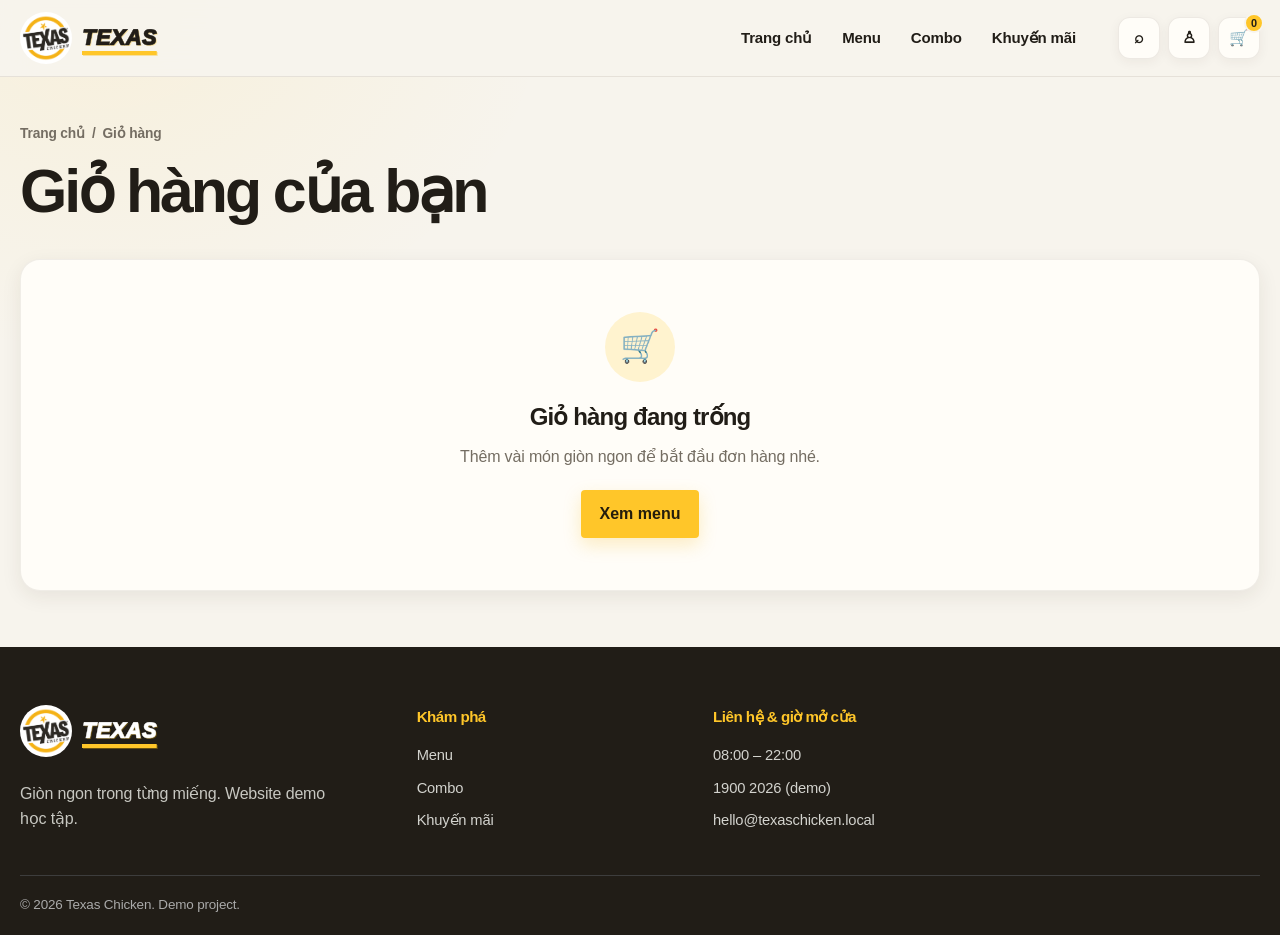
<file: pages/cart.html>
<!doctype html>
<html lang="vi">
  <head>
    <meta charset="utf-8" />
    <meta name="viewport" content="width=device-width,initial-scale=1" />
    <title>Giỏ hàng | TEXAS CHICKEN</title>
    <link rel="shortcut icon" href="../assets/logo.png" type="image/x-icon" />
    <link rel="stylesheet" href="../css/reset.css" />
    <link rel="stylesheet" href="../css/variables.css" />
    <link rel="stylesheet" href="../css/global.css?v=3" />
    <link rel="stylesheet" href="../css/components.css?v=2" />
    <link rel="stylesheet" href="../css/cart.css" />
    <link rel="stylesheet" href="../css/responsive.css?v=2" />
  </head>
  <body>
    <a class="skip-link" href="#main">Bỏ qua đến nội dung</a>
    <header class="site-header">
      <nav class="navbar container">
        <a class="brand" href="../index.html"
          ><img class="brand-logo" src="../assets/logo-page.png" alt="" aria-hidden="true" />TEXAS</a
        >
        <div class="nav-links" data-nav-links>
          <a class="nav-link" href="../index.html">Trang chủ</a
          ><a class="nav-link" href="menu.html">Menu</a
          ><a class="nav-link" href="menu.html?category=combo">Combo</a
          ><a class="nav-link" href="../index.html#promotions">Khuyến mãi</a>
        </div>
        <div class="nav-actions">
          <a
            class="icon-link search-link"
            href="menu.html"
            aria-label="Tìm kiếm"
            >⌕</a
          ><a
            class="icon-link"
            data-account-link
            href="login.html"
            aria-label="Tài khoản"
            >♙<span class="profile-text sr-only">Đăng nhập</span></a
          ><a class="icon-link" href="cart.html" aria-label="Giỏ hàng"
            >🛒<span class="cart-badge" data-cart-count>0</span></a
          ><button
            class="icon-link mobile-toggle"
            type="button"
            data-menu-toggle
            aria-expanded="false"
            aria-label="Mở menu"
          >
            ☰
          </button>
        </div>
      </nav>
    </header>
    <main id="main" class="site-main">
      <header class="page-hero container">
        <div class="breadcrumbs">
          <a href="../index.html">Trang chủ</a><span>/</span
          ><span>Giỏ hàng</span>
        </div>
        <h1>Giỏ hàng của bạn</h1>
      </header>
      <div class="container">
        <section class="empty-state card" data-cart-empty hidden>
          <div class="empty-icon">🛒</div>
          <h2>Giỏ hàng đang trống</h2>
          <p>Thêm vài món giòn ngon để bắt đầu đơn hàng nhé.</p>
          <a class="btn btn-primary" href="menu.html">Xem menu</a>
        </section>
        <div data-cart-content>
          <div class="cart-head-actions">
            <button class="btn btn-danger" type="button" data-clear-cart>
              Xóa toàn bộ
            </button>
          </div>
          <div class="cart-layout">
            <section
              class="cart-list"
              data-cart-list
              aria-label="Món trong giỏ"
            ></section>
            <aside class="order-summary card summary-sticky">
              <h2>Tóm tắt đơn</h2>
              <form class="voucher" data-voucher-form>
                <label class="sr-only" for="voucher-code">Mã voucher</label
                ><input
                  class="input"
                  id="voucher-code"
                  placeholder="Nhập voucher"
                /><button class="btn btn-dark" type="submit">Áp dụng</button>
              </form>
              <p class="muted">Mã ưu đãi: TEXAS_NUM1 – TEXAS_NUM5</p>
              <p class="muted" data-applied-voucher></p>
              <div class="divider"></div>
              <div class="summary-row">
                <span>Tạm tính</span><strong data-summary-subtotal>0₫</strong>
              </div>
              <div class="summary-row">
                <span>Phí giao hàng</span
                ><strong data-summary-shipping>0₫</strong>
              </div>
              <div class="summary-row">
                <span>Giảm giá</span><strong data-summary-discount>0₫</strong>
              </div>
              <div class="summary-row summary-total">
                <span>Tổng cộng</span><strong data-summary-total>0₫</strong>
              </div>
              <a class="btn btn-primary btn-block" href="checkout.html"
                >Tiến hành thanh toán →</a
              >
              <p class="muted" style="font-size: 0.8rem; margin-top: 12px">
                Checkout không yêu cầu đăng nhập.
              </p>
            </aside>
          </div>
        </div>
      </div>
    </main>
    <footer class="site-footer">
      <div class="container">
        <div class="footer-grid">
          <div class="footer-brand">
            <a class="brand" href="../index.html"
              ><img class="brand-logo" src="../assets/logo-page.png" alt="" aria-hidden="true" />TEXAS</a
            >
            <p>Giòn ngon trong từng miếng.</p>
          </div>
          <div>
            <h2 class="footer-title">Mua thêm</h2>
            <div class="footer-links">
              <a href="menu.html">Menu</a
              ><a href="menu.html?category=combo">Combo</a>
            </div>
          </div>
        </div>
        <div class="copyright"><span>© 2026 Texas Chicken. Demo project.</span></div>
      </div>
    </footer>
    <script src="../data/products.js?v=3"></script>
    <script src="../js/storage.js?v=2"></script>
    <script src="../js/auth.js"></script>
    <script src="../js/cart.js"></script>
    <script src="../js/main.js?v=3"></script>
    <script src="../js/products.js?v=3"></script>
  </body>
</html>
</file>
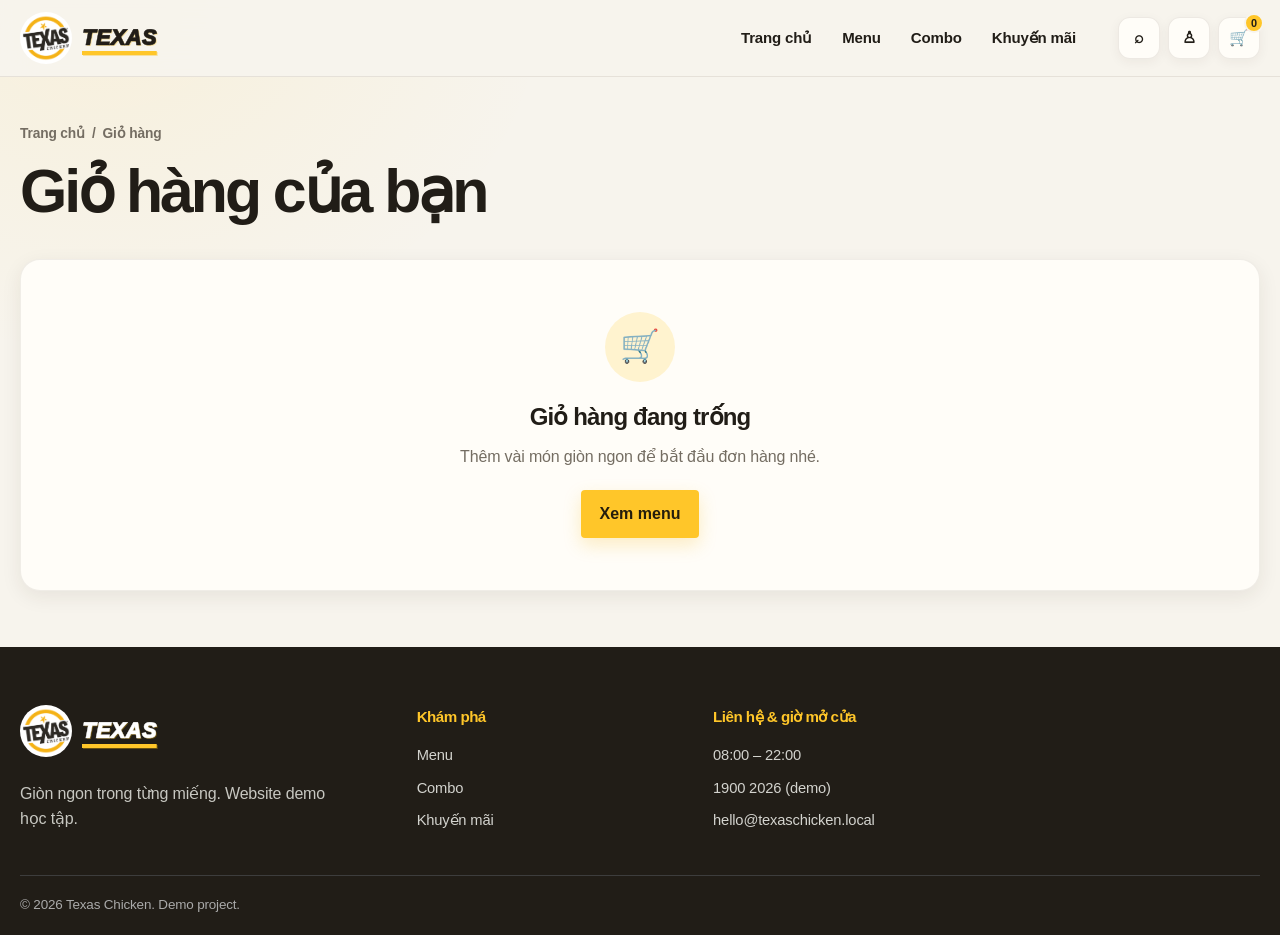
<file: pages/checkout.html>
<!doctype html>
<html lang="vi">
  <head>
    <meta charset="utf-8" />
    <meta name="viewport" content="width=device-width,initial-scale=1" />
    <title>Thanh toán | TEXAS CHICKEN</title>
    <link rel="shortcut icon" href="../assets/logo.png" type="image/x-icon" />
    <link rel="stylesheet" href="../css/reset.css" />
    <link rel="stylesheet" href="../css/variables.css" />
    <link rel="stylesheet" href="../css/global.css?v=3" />
    <link rel="stylesheet" href="../css/components.css?v=2" />
    <link rel="stylesheet" href="../css/cart.css" />
    <link rel="stylesheet" href="../css/checkout.css?v=3" />
    <link rel="stylesheet" href="../css/responsive.css?v=3" />
  </head>
  <body>
    <a class="skip-link" href="#main">Bỏ qua đến nội dung</a>
    <header class="site-header">
      <nav class="navbar container">
        <a class="brand" href="../index.html"
          ><img class="brand-logo" src="../assets/logo-page.png" alt="" aria-hidden="true" />TEXAS</a
        >
        <div class="nav-links" data-nav-links>
          <a class="nav-link" href="../index.html">Trang chủ</a
          ><a class="nav-link" href="menu.html">Menu</a
          ><a class="nav-link" href="menu.html?category=combo">Combo</a
          ><a class="nav-link" href="../index.html#promotions">Khuyến mãi</a>
        </div>
        <div class="nav-actions">
          <a class="icon-link" href="cart.html" aria-label="Giỏ hàng"
            >🛒<span class="cart-badge" data-cart-count>0</span></a
          ><button
            class="icon-link mobile-toggle"
            type="button"
            data-menu-toggle
            aria-expanded="false"
            aria-label="Mở menu"
          >
            ☰
          </button>
        </div>
      </nav>
    </header>
    <main id="main" class="site-main">
      <header class="page-hero container">
        <div class="breadcrumbs">
          <a href="cart.html">Giỏ hàng</a><span>/</span><span>Thanh toán</span>
        </div>
        <h1>Hoàn tất đơn hàng</h1>
        <p>Bạn có thể đặt món với tư cách khách, không cần đăng nhập.</p>
      </header>
      <form class="container checkout-layout" data-checkout-form>
        <div>
          <section class="checkout-card card">
            <h2>1. Thông tin nhận hàng</h2>
            <div class="form-stack">
              <div class="form-grid">
                <div class="field">
                  <label for="checkout-name">Họ và tên</label
                  ><input
                    class="input"
                    id="checkout-name"
                    name="fullName"
                    autocomplete="name"
                    required
                  />
                </div>
                <div class="field">
                  <label for="checkout-phone">Số điện thoại</label
                  ><input
                    class="input"
                    id="checkout-phone"
                    name="phone"
                    type="tel"
                    autocomplete="tel"
                    required
                  />
                </div>
              </div>
              <fieldset class="field">
                <legend class="field-label">Hình thức nhận món</legend>
                <div class="choice-grid">
                  <div class="choice checkout-choice">
                    <input
                      id="delivery-home"
                      name="deliveryType"
                      value="delivery"
                      type="radio"
                      required
                    /><label for="delivery-home"><strong>Giao tận nơi</strong><small>Giao đến địa chỉ của bạn</small></label>
                  </div>
                  <div class="choice checkout-choice">
                    <input
                      id="delivery-store"
                      name="deliveryType"
                      value="pickup"
                      type="radio"
                    /><label for="delivery-store"><strong>Nhận tại cửa hàng</strong><small>Không tính phí giao hàng</small></label>
                  </div>
                </div>
              </fieldset>
              <div class="field checkout-reveal" data-address-fields hidden>
                <label for="checkout-address">Địa chỉ</label
                ><input
                  class="input"
                  id="checkout-address"
                  name="address"
                  autocomplete="street-address"
                  placeholder="Số nhà, tên đường, phường/xã, quận/huyện"
                />
              </div>
              <div class="field checkout-reveal" data-store-fields hidden>
                <label for="checkout-store">Cửa hàng</label
                ><select class="select" id="checkout-store" name="store">
                  <option value="">Chọn cửa hàng</option>
                  <option>Texas Chicken Cầu Giấy</option>
                  <option>Texas Chicken Hà Đông</option>
                  <option>Texas Chicken Hai Bà Trưng</option>
                </select>
              </div>
              <div class="field">
                <label for="checkout-note">Ghi chú</label
                ><textarea
                  class="textarea"
                  id="checkout-note"
                  name="note"
                  placeholder="Ít cay, gọi trước khi giao…"
                ></textarea>
              </div>
            </div>
          </section>
          <section class="checkout-card card checkout-reveal" data-payment-section hidden>
            <h2>2. Thanh toán</h2>
            <p class="checkout-section-note">Chọn phương thức phù hợp cho đơn giao tận nơi.</p>
            <div class="choice-grid payment-choice-grid">
              <div class="choice payment-choice">
                <input
                  id="pay-cod"
                  name="paymentMethod"
                  value="cod"
                  type="radio"
                  checked
                /><label for="pay-cod"><strong>COD</strong><small>Thanh toán khi nhận</small></label>
              </div>
              <div class="choice payment-choice">
                <input
                  id="pay-card"
                  name="paymentMethod"
                  value="card"
                  type="radio"
                /><label for="pay-card"><strong>Thẻ</strong><small>Form thanh toán demo</small></label>
              </div>
              <div class="choice payment-choice">
                <input
                  id="pay-qr"
                  name="paymentMethod"
                  value="qr"
                  type="radio"
                /><label for="pay-qr"><strong>QR</strong><small>Quét mã chuyển khoản</small></label>
              </div>
            </div>
            <div
              class="form-stack"
              data-card-fields
              hidden
              style="margin-top: 18px"
            >
              <div class="field">
                <label for="card-number">Số thẻ demo</label
                ><input
                  class="input"
                  id="card-number"
                  name="cardNumber"
                  inputmode="numeric"
                  autocomplete="cc-number"
                  maxlength="19"
                  placeholder="1234 5678 9012 3456"
                />
              </div>
              <div class="form-grid">
                <div class="field">
                  <label for="card-expiry">Ngày hết hạn</label
                  ><input
                    class="input"
                    id="card-expiry"
                    name="expiry"
                    inputmode="numeric"
                    autocomplete="cc-exp"
                    maxlength="5"
                    placeholder="MM/YY"
                  />
                </div>
                <div class="field">
                  <label for="card-cvv">CVV</label
                  ><input
                    class="input"
                    id="card-cvv"
                    name="cvv"
                    type="password"
                    inputmode="numeric"
                    autocomplete="cc-csc"
                    maxlength="4"
                    placeholder="123"
                  />
                </div>
              </div>
              <p class="muted">
                Thông tin thẻ không được lưu. Đây chỉ là form demo.
              </p>
            </div>
            <div class="qr-payment" data-qr-fields hidden>
              <div class="demo-qr" aria-hidden="true"><span>TEXAS CHICKEN</span></div>
              <div>
                <strong>Quét QR để thanh toán</strong>
                <p>Đây là mã mô phỏng. Không chuyển tiền thật.</p>
                <small>Nội dung: TEXAS CHICKEN DEMO</small>
              </div>
            </div>
          </section>
        </div>
        <aside class="order-summary card summary-sticky">
          <h2>Đơn của bạn</h2>
          <div class="checkout-items" data-checkout-items></div>
          <div class="divider"></div>
          <div class="summary-row">
            <span>Tạm tính</span><strong data-summary-subtotal></strong>
          </div>
          <div class="summary-row">
            <span>Phí giao</span><strong data-summary-shipping></strong>
          </div>
          <div class="summary-row">
            <span>Giảm giá</span><strong data-summary-discount></strong>
          </div>
          <div class="summary-row summary-total">
            <span>Tổng cộng</span><strong data-summary-total></strong>
          </div>
          <button class="btn btn-primary btn-block" type="submit">
            Đặt hàng
          </button>
        </aside>
      </form>
    </main>
    <script src="../data/products.js?v=3"></script>
    <script src="../js/storage.js?v=2"></script>
    <script src="../js/auth.js"></script>
    <script src="../js/cart.js"></script>
    <script src="../js/main.js?v=3"></script>
    <script src="../js/products.js?v=3"></script>
    <script src="../js/checkout.js?v=3"></script>
  </body>
</html>
</file>
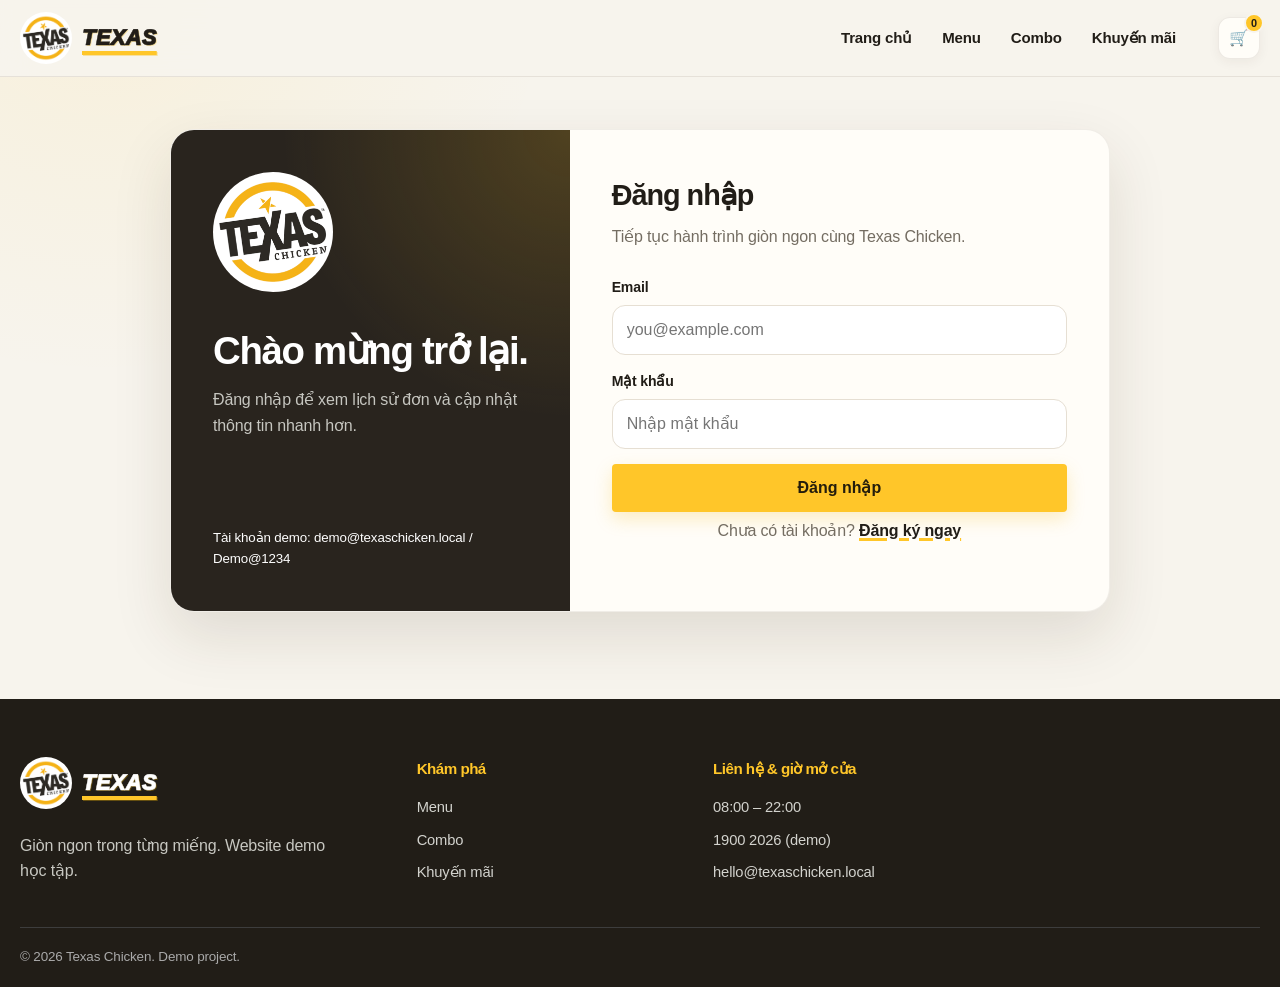
<file: pages/login.html>
<!doctype html>
<html lang="vi">
  <head>
    <meta charset="utf-8" />
    <meta name="viewport" content="width=device-width,initial-scale=1" />
    <title>Đăng nhập | TEXAS CHICKEN</title>
    <link rel="shortcut icon" href="../assets/logo.png" type="image/x-icon" />
    <link rel="stylesheet" href="../css/reset.css" />
    <link rel="stylesheet" href="../css/variables.css" />
    <link rel="stylesheet" href="../css/global.css?v=3" />
    <link rel="stylesheet" href="../css/components.css?v=2" />
    <link rel="stylesheet" href="../css/auth.css" />
    <link rel="stylesheet" href="../css/responsive.css?v=2" />
  </head>
  <body>
    <a class="skip-link" href="#main">Bỏ qua đến nội dung</a>
    <header class="site-header">
      <nav class="navbar container">
        <a class="brand" href="../index.html"
          ><img class="brand-logo" src="../assets/logo-page.png" alt="" aria-hidden="true" />TEXAS</a
        >
        <div class="nav-links" data-nav-links>
          <a class="nav-link" href="../index.html">Trang chủ</a
          ><a class="nav-link" href="menu.html">Menu</a
          ><a class="nav-link" href="menu.html?category=combo">Combo</a
          ><a class="nav-link" href="../index.html#promotions">Khuyến mãi</a>
        </div>
        <div class="nav-actions">
          <a class="icon-link" href="cart.html" aria-label="Giỏ hàng"
            >🛒<span class="cart-badge" data-cart-count>0</span></a
          ><button
            class="icon-link mobile-toggle"
            type="button"
            data-menu-toggle
            aria-expanded="false"
            aria-label="Mở menu"
          >
            ☰
          </button>
        </div>
      </nav>
    </header>
    <main id="main" class="site-main container">
      <div class="auth-shell card">
        <section class="auth-art">
          <div>
            <img class="auth-brand-logo" src="../assets/logo-page.png" alt="Texas Chicken" />
            <h1>Chào mừng trở lại.</h1>
            <p>Đăng nhập để xem lịch sử đơn và cập nhật thông tin nhanh hơn.</p>
          </div>
          <small>Tài khoản demo: demo@texaschicken.local / Demo@1234</small>
        </section>
        <section class="auth-form">
          <h2>Đăng nhập</h2>
          <p>Tiếp tục hành trình giòn ngon cùng Texas Chicken.</p>
          <form class="form-stack" data-login-form novalidate>
            <div class="field">
              <label for="login-email">Email</label
              ><input
                class="input"
                id="login-email"
                name="email"
                type="email"
                autocomplete="email"
                required
                placeholder="you@example.com"
              />
            </div>
            <div class="field">
              <label for="login-password">Mật khẩu</label
              ><input
                class="input"
                id="login-password"
                name="password"
                type="password"
                autocomplete="current-password"
                required
                placeholder="Nhập mật khẩu"
              />
            </div>
            <button class="btn btn-primary btn-block" type="submit">
              Đăng nhập
            </button>
          </form>
          <p class="auth-switch">
            Chưa có tài khoản? <a href="register.html">Đăng ký ngay</a>
          </p>
        </section>
      </div>
    </main>
    <script src="../data/products.js?v=3"></script>
    <script src="../js/storage.js?v=2"></script>
    <script src="../js/auth.js"></script>
    <script src="../js/cart.js"></script>
    <script src="../js/main.js?v=3"></script>
    <script src="../js/products.js?v=3"></script>
  </body>
</html>
</file>
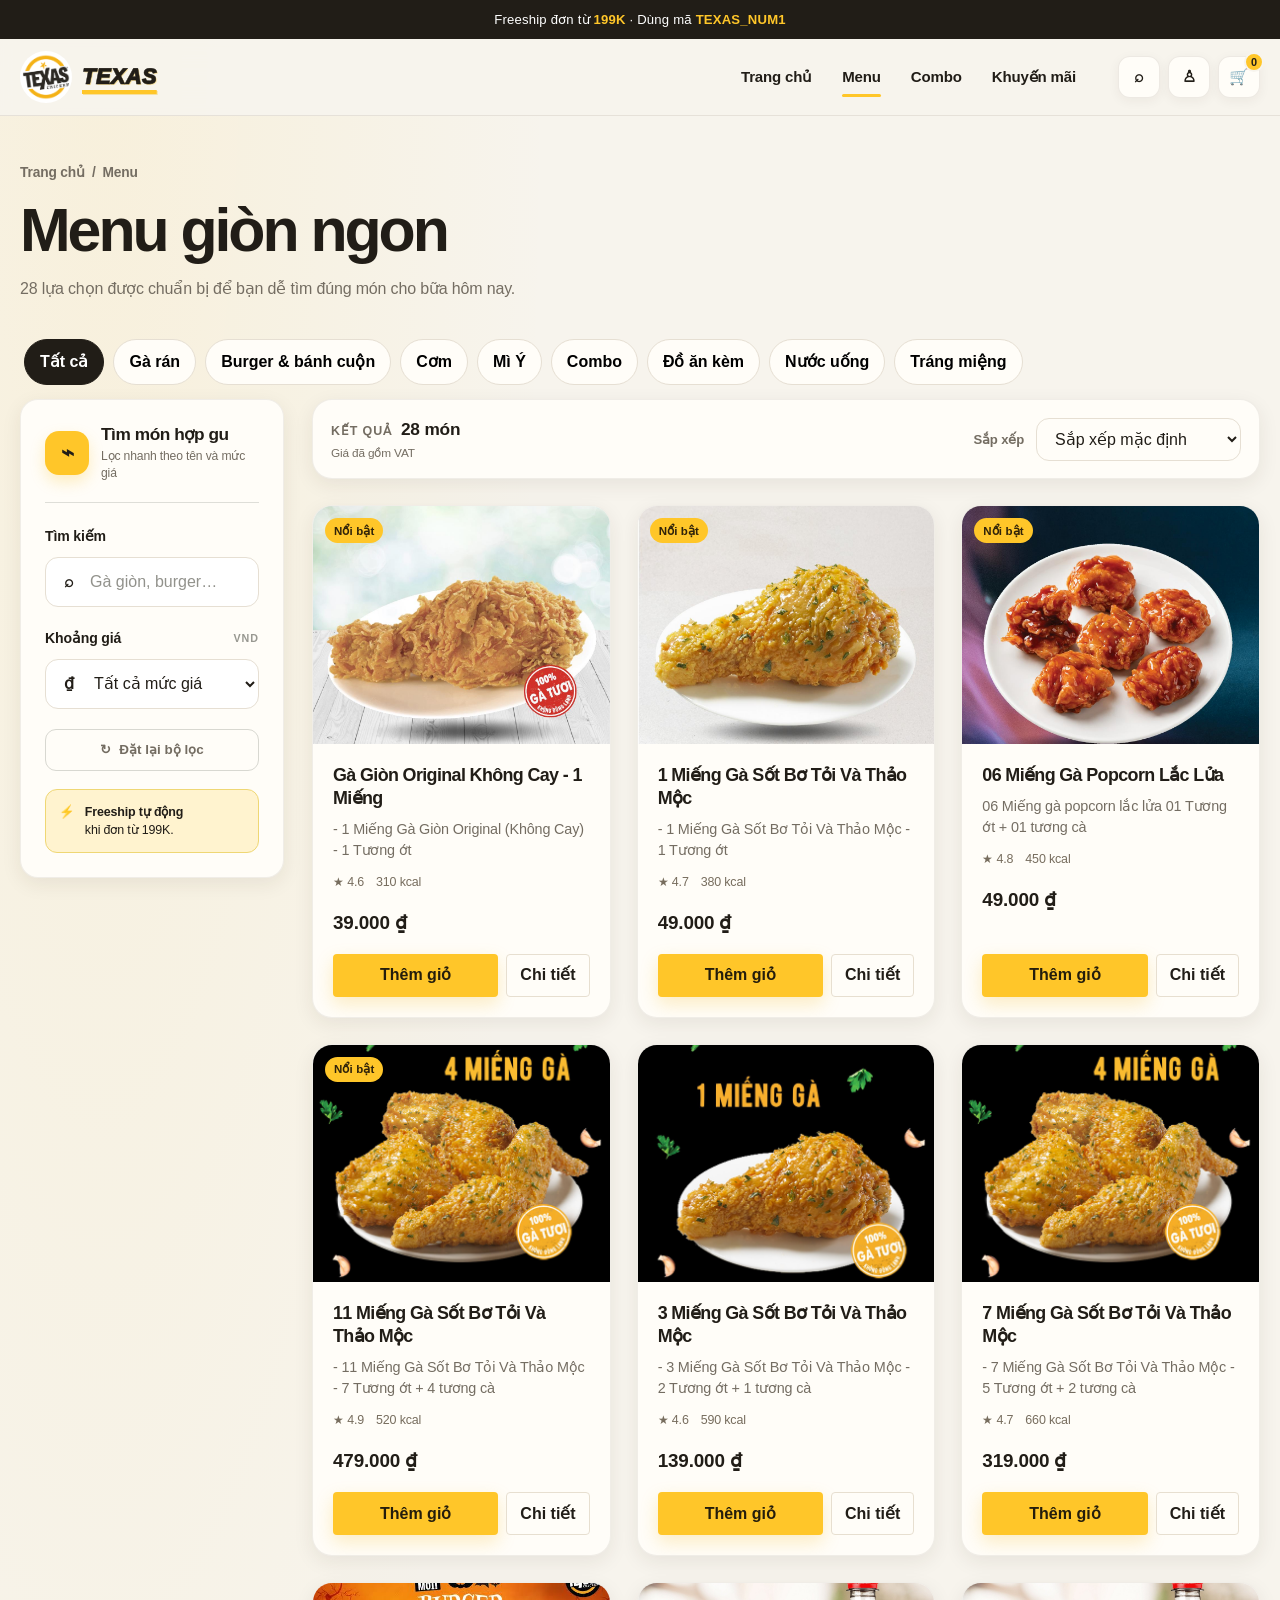
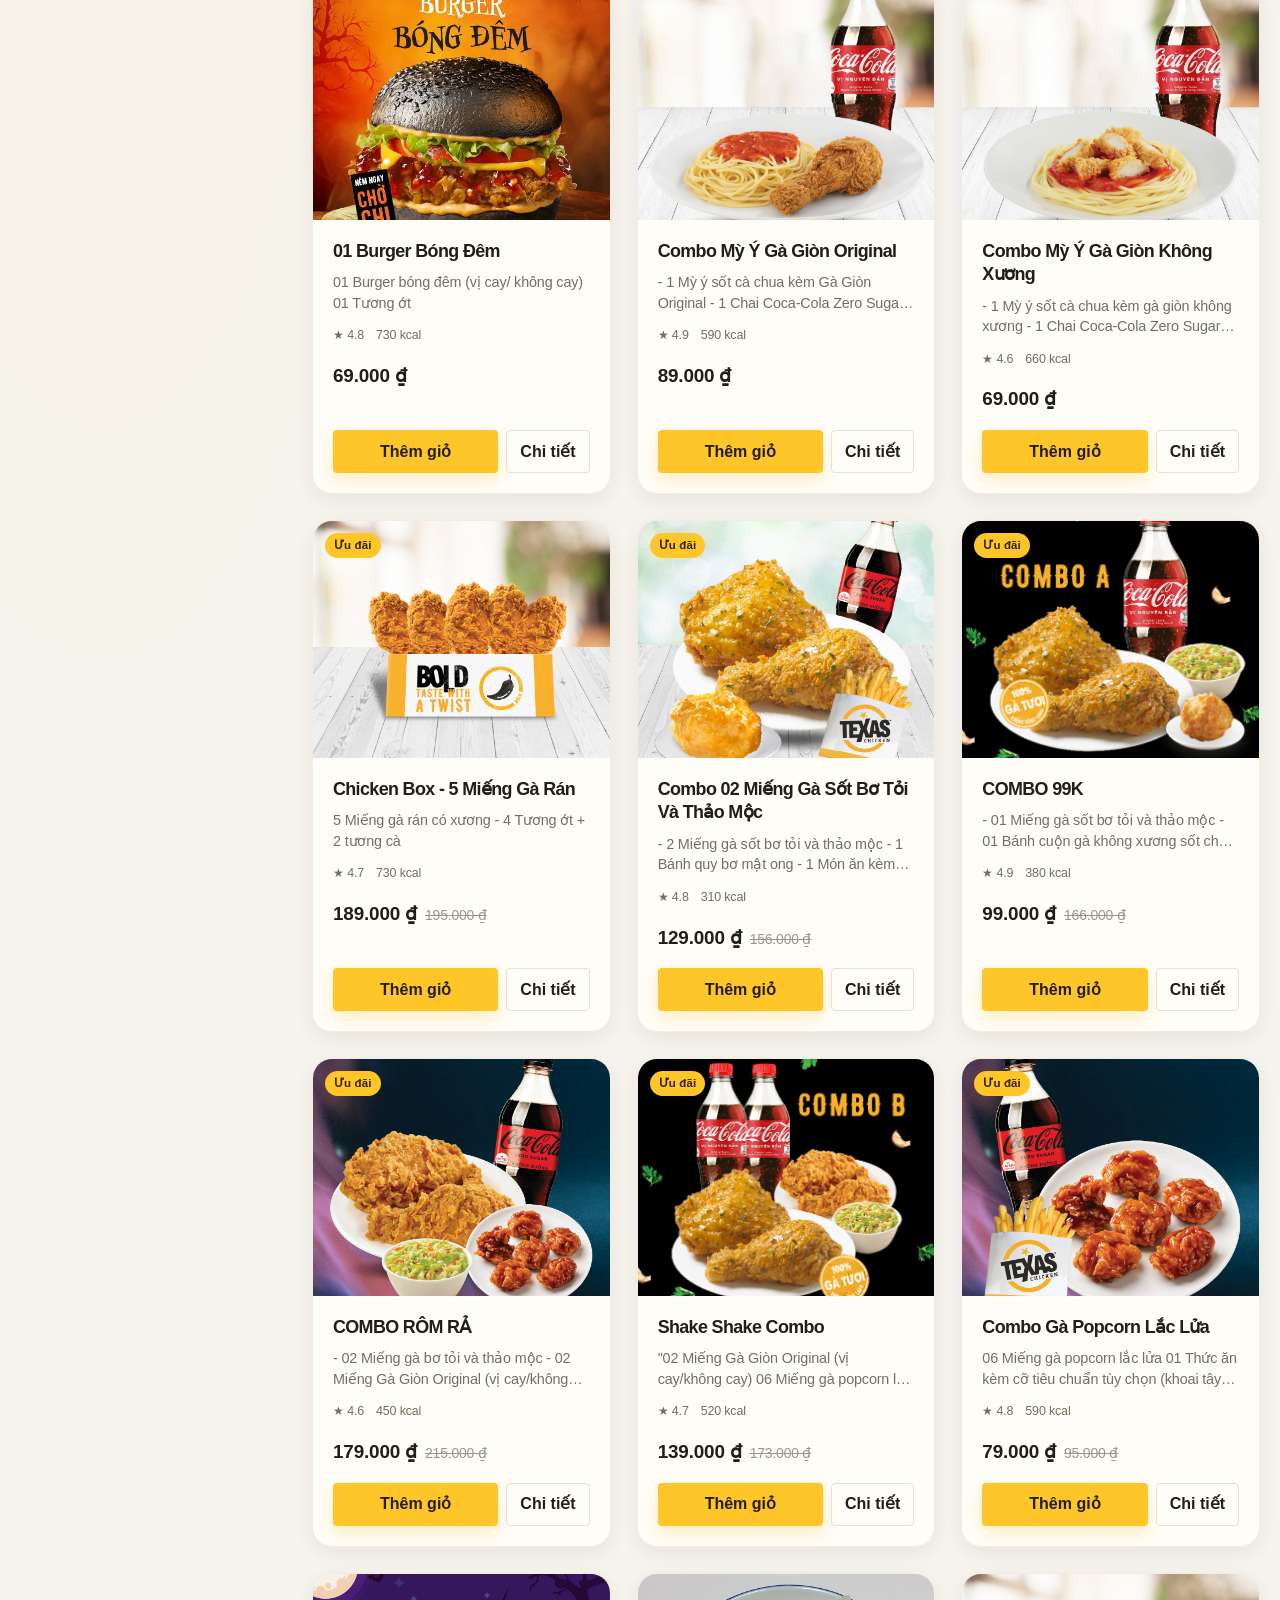
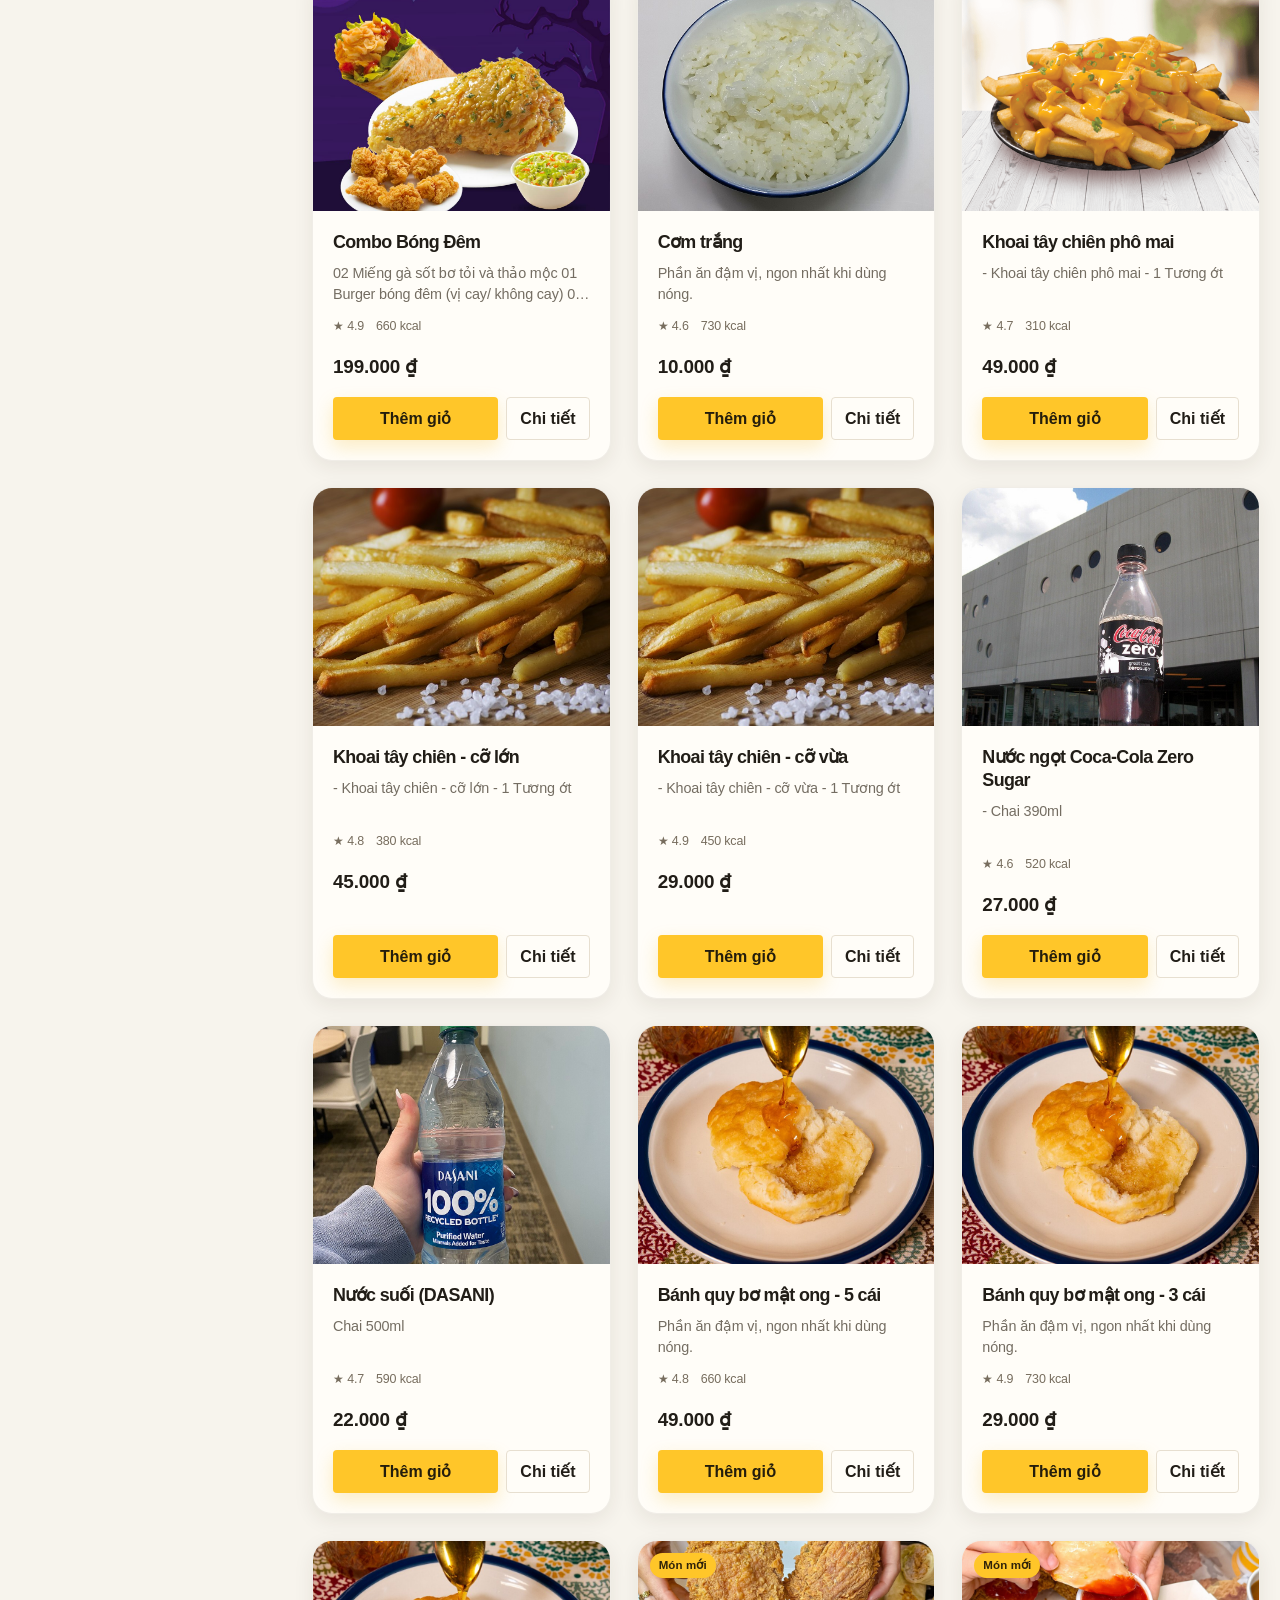
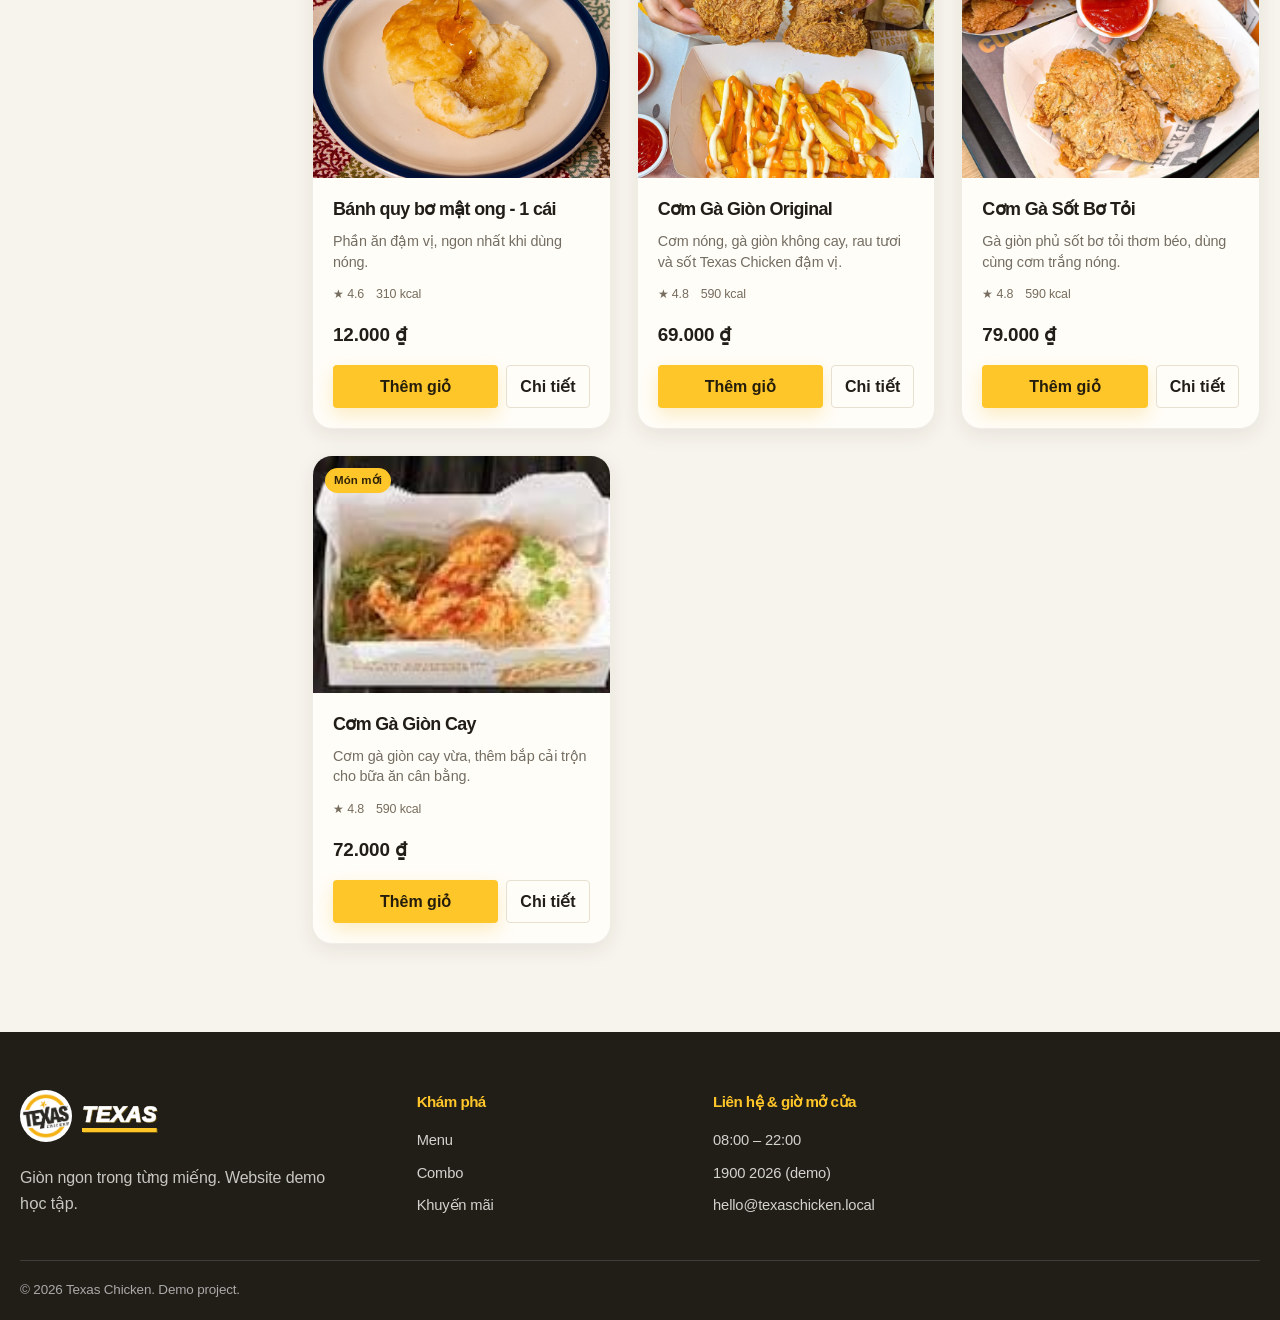
<file: pages/menu.html>
<!doctype html>
<html lang="vi">
  <head>
    <meta charset="utf-8" />
    <meta name="viewport" content="width=device-width,initial-scale=1" />
    <title>Menu | TEXAS CHICKEN</title>
    <link rel="shortcut icon" href="../assets/logo.png" type="image/x-icon" />
    <link rel="stylesheet" href="../css/reset.css" />
    <link rel="stylesheet" href="../css/variables.css" />
    <link rel="stylesheet" href="../css/global.css?v=3" />
    <link rel="stylesheet" href="../css/components.css?v=2" />
    <link rel="stylesheet" href="../css/menu.css" />
    <link rel="stylesheet" href="../css/responsive.css?v=2" />
  </head>
  <body>
    <a class="skip-link" href="#main">Bỏ qua đến nội dung</a>
    <div class="promo-strip">
      Freeship đơn từ <strong>199K</strong> · Dùng mã
      <strong>TEXAS_NUM1</strong>
    </div>
    <header class="site-header">
      <nav class="navbar container" aria-label="Điều hướng chính">
        <a class="brand" href="../index.html"
          ><img class="brand-logo" src="../assets/logo-page.png" alt="" aria-hidden="true" />TEXAS</a
        >
        <div class="nav-links" data-nav-links>
          <a class="nav-link" href="../index.html">Trang chủ</a
          ><a class="nav-link active" href="menu.html">Menu</a
          ><a class="nav-link" href="menu.html?category=combo">Combo</a
          ><a class="nav-link" href="../index.html#promotions">Khuyến mãi</a>
        </div>
        <div class="nav-actions">
          <a
            class="icon-link search-link"
            href="menu.html"
            aria-label="Tìm kiếm"
            >⌕</a
          ><a
            class="icon-link"
            data-account-link
            href="login.html"
            aria-label="Tài khoản"
            >♙<span class="profile-text sr-only">Đăng nhập</span></a
          ><a class="icon-link" href="cart.html" aria-label="Giỏ hàng"
            >🛒<span class="cart-badge" data-cart-count>0</span></a
          ><button
            class="icon-link mobile-toggle"
            type="button"
            data-menu-toggle
            aria-expanded="false"
            aria-label="Mở menu"
          >
            ☰
          </button>
        </div>
      </nav>
    </header>
    <main id="main" class="site-main">
      <header class="page-hero container">
        <div class="breadcrumbs">
          <a href="../index.html">Trang chủ</a><span>/</span><span>Menu</span>
        </div>
        <h1>Menu giòn ngon</h1>
        <p><span data-menu-total>0</span> lựa chọn được chuẩn bị để bạn dễ tìm đúng món cho bữa hôm nay.</p>
      </header>
      <div class="container">
        <div
          class="pill-tabs"
          data-category-tabs
          aria-label="Danh mục món"
        ></div>
        <button
          class="btn btn-secondary mobile-filter-btn"
          data-filter-toggle
          type="button"
          aria-expanded="false"
          aria-controls="menu-filters"
        >
          <span aria-hidden="true">⚙</span> Bộ lọc món
        </button>
        <div class="menu-layout">
          <aside
            class="filter-panel card"
            id="menu-filters"
            aria-label="Bộ lọc món ăn"
          >
            <div class="filter-heading">
              <span class="filter-heading-icon" aria-hidden="true">⌁</span>
              <div>
                <h2>Tìm món hợp gu</h2>
                <p>Lọc nhanh theo tên và mức giá</p>
              </div>
            </div>
            <div class="filter-group">
              <label for="menu-search" class="field-label">Tìm kiếm</label>
              <div class="filter-control">
                <span class="filter-control-icon" aria-hidden="true">⌕</span>
                <input
                  class="input filter-input"
                  id="menu-search"
                  type="search"
                  placeholder="Gà giòn, burger…"
                  autocomplete="off"
                />
              </div>
            </div>
            <div class="filter-group">
              <div class="filter-label-row">
                <label for="price-filter" class="field-label">Khoảng giá</label>
                <span>VND</span>
              </div>
              <div class="filter-control">
                <span class="filter-control-icon" aria-hidden="true">₫</span>
                <select class="select filter-select" id="price-filter">
                  <option value="all">Tất cả mức giá</option>
                  <option value="under-50">Dưới 50K</option>
                  <option value="50-100">Từ 50K – 100K</option>
                  <option value="over-100">Trên 100K</option>
                </select>
              </div>
            </div>
            <button class="filter-reset" type="button" data-filter-reset>
              <span aria-hidden="true">↻</span> Đặt lại bộ lọc
            </button>
            <div class="filter-tip">
              <span aria-hidden="true">⚡</span>
              <p><strong>Freeship tự động</strong> khi đơn từ 199K.</p>
            </div>
          </aside>
          <section aria-label="Danh sách món">
            <div class="menu-toolbar card">
              <div class="toolbar-results">
                <span>Kết quả</span>
                <strong data-result-count>0 món</strong>
                <small>Giá đã gồm VAT</small>
              </div>
              <div class="sort-control">
                <label for="menu-sort">Sắp xếp</label>
                <select class="select" id="menu-sort">
                  <option value="default">Sắp xếp mặc định</option>
                  <option value="price-asc">Giá thấp → cao</option>
                  <option value="price-desc">Giá cao → thấp</option>
                  <option value="rating">Rating cao nhất</option>
                  <option value="popular">Bán chạy</option>
                </select>
              </div>
            </div>
            <div class="product-grid" data-menu-grid></div>
          </section>
        </div>
      </div>
    </main>
    <footer class="site-footer">
      <div class="container">
        <div class="footer-grid">
          <div class="footer-brand">
            <a class="brand" href="../index.html"
              ><img class="brand-logo" src="../assets/logo-page.png" alt="" aria-hidden="true" />TEXAS</a
            >
            <p>Giòn ngon trong từng miếng. Website demo học tập.</p>
          </div>
          <div>
            <h2 class="footer-title">Khám phá</h2>
            <div class="footer-links">
              <a href="menu.html">Menu</a
              ><a href="menu.html?category=combo">Combo</a
              ><a href="../index.html#promotions">Khuyến mãi</a>
            </div>
          </div>
          <div>
            <h2 class="footer-title">Liên hệ demo</h2>
            <div class="footer-links">
              <span>1900 2026</span><span>08:00 – 22:00</span>
            </div>
          </div>
        </div>
        <div class="copyright"><span>© 2026 Texas Chicken. Demo project.</span></div>
      </div>
    </footer>
    <script src="../data/products.js?v=3"></script>
    <script src="../js/storage.js?v=2"></script>
    <script src="../js/auth.js"></script>
    <script src="../js/cart.js"></script>
    <script src="../js/main.js?v=3"></script>
    <script src="../js/products.js?v=3"></script>
  </body>
</html>
</file>
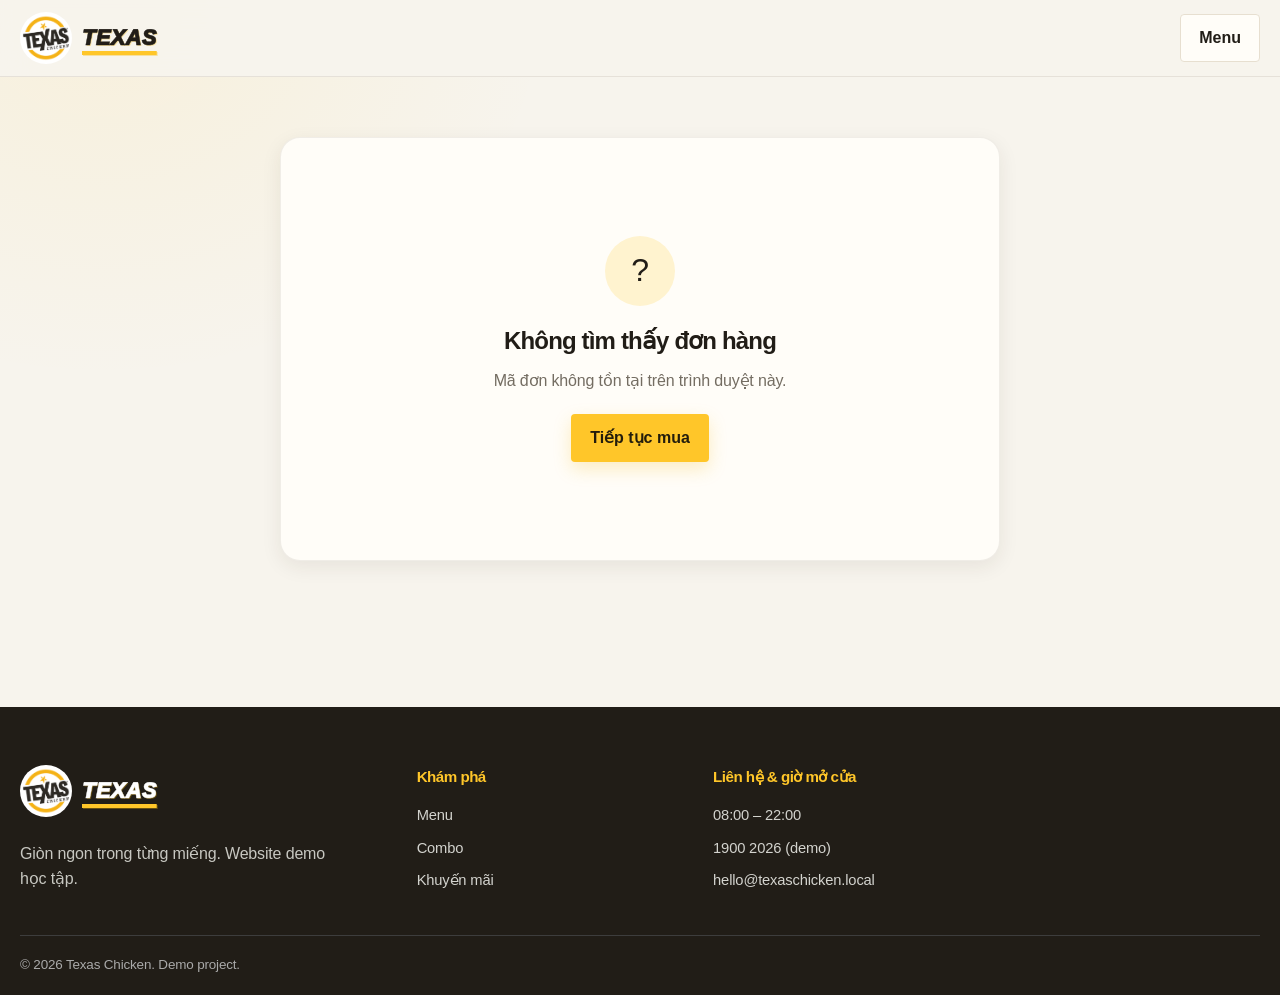
<file: pages/order-success.html>
<!doctype html>
<html lang="vi">
  <head>
    <meta charset="utf-8" />
    <meta name="viewport" content="width=device-width,initial-scale=1" />
    <title>Đặt hàng thành công | TEXAS CHICKEN</title>
    <link rel="shortcut icon" href="../assets/logo.png" type="image/x-icon" />
    <link rel="stylesheet" href="../css/reset.css" />
    <link rel="stylesheet" href="../css/variables.css" />
    <link rel="stylesheet" href="../css/global.css?v=3" />
    <link rel="stylesheet" href="../css/components.css?v=2" />
    <link rel="stylesheet" href="../css/checkout.css" />
    <link rel="stylesheet" href="../css/responsive.css?v=2" />
  </head>
  <body>
    <header class="site-header">
      <nav class="navbar container">
        <a class="brand" href="../index.html"
          ><img class="brand-logo" src="../assets/logo-page.png" alt="" aria-hidden="true" />TEXAS</a
        >
        <div class="nav-actions" style="margin-left: auto">
          <a class="btn btn-secondary" href="menu.html">Menu</a>
        </div>
      </nav>
    </header>
    <main class="site-main container">
      <section class="success-shell card" data-order-success>
        <div class="success-check" aria-hidden="true">✓</div>
        <span class="eyebrow">Đơn hàng đã được ghi nhận</span>
        <h1>ĐẶT HÀNG THÀNH CÔNG</h1>
        <p>Texas Chicken đang chuẩn bị món ăn của bạn. Cảm ơn bạn đã đặt hàng!</p>
        <div class="success-info">
          <div class="summary-row">
            <span>Mã đơn</span><strong data-order-id></strong>
          </div>
          <div class="summary-row">
            <span>Tổng tiền</span><strong data-order-total></strong>
          </div>
          <div class="summary-row">
            <span>Thanh toán</span><strong data-order-payment></strong>
          </div>
          <div class="summary-row">
            <span>Nhận tại</span><strong data-order-address></strong>
          </div>
        </div>
        <div class="success-actions">
          <a class="btn btn-secondary" data-history-link href="orders.html"
            >Xem đơn hàng</a
          ><a class="btn btn-primary" href="menu.html">Tiếp tục mua</a>
        </div>
      </section>
    </main>
    <script src="../data/products.js?v=3"></script>
    <script src="../js/storage.js?v=2"></script>
    <script src="../js/auth.js"></script>
    <script src="../js/cart.js"></script>
    <script src="../js/main.js?v=3"></script>
    <script src="../js/checkout.js?v=2"></script>
  </body>
</html>
</file>
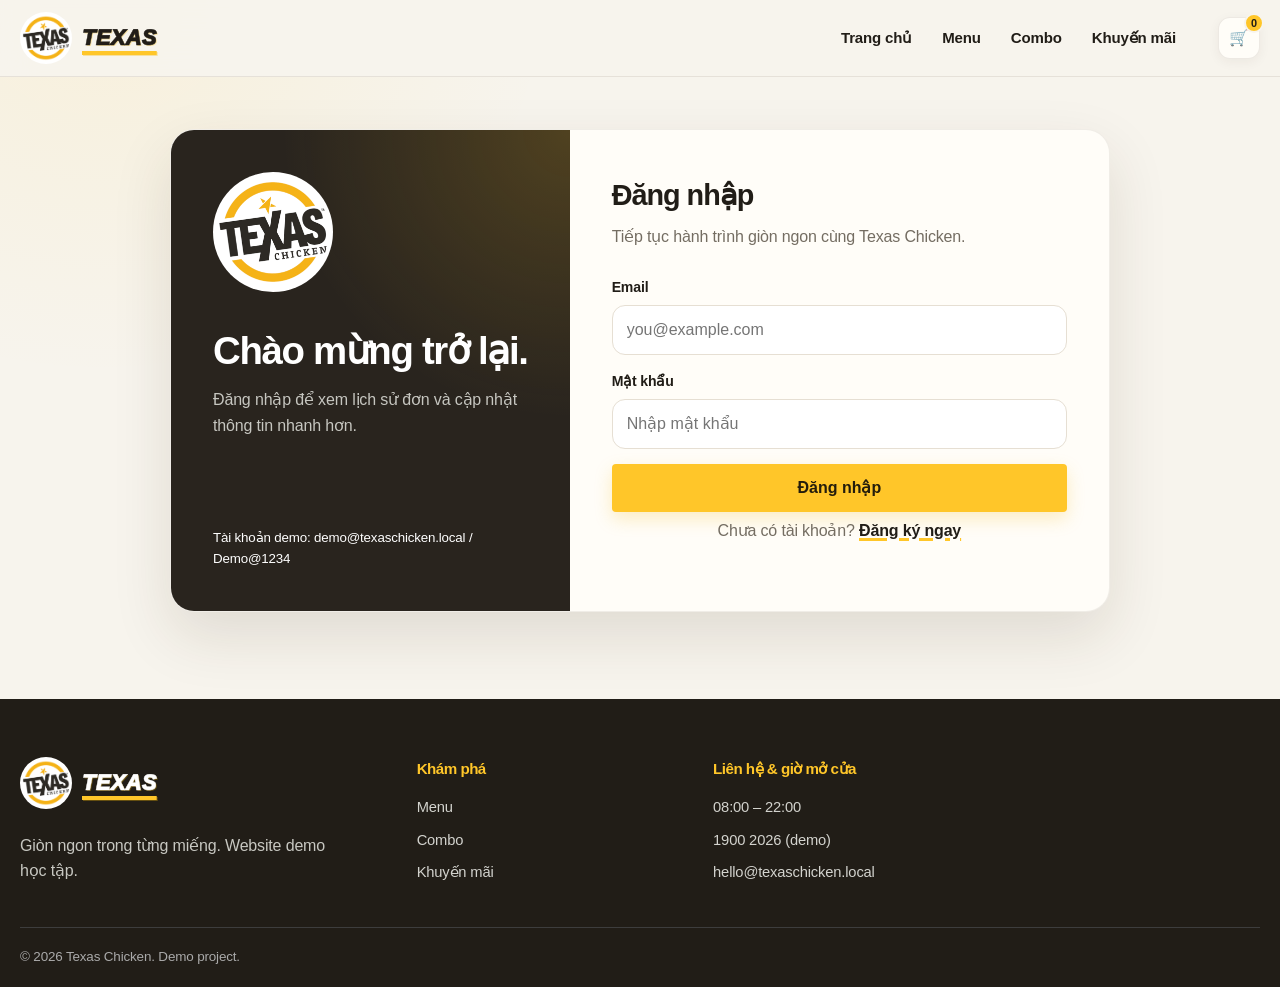
<file: pages/orders.html>
<!doctype html>
<html lang="vi">
  <head>
    <meta charset="utf-8" />
    <meta name="viewport" content="width=device-width,initial-scale=1" />
    <title>Lịch sử đơn | TEXAS CHICKEN</title>
    <link rel="shortcut icon" href="../assets/logo.png" type="image/x-icon" />
    <link rel="stylesheet" href="../css/reset.css" />
    <link rel="stylesheet" href="../css/variables.css" />
    <link rel="stylesheet" href="../css/global.css?v=3" />
    <link rel="stylesheet" href="../css/components.css?v=2" />
    <link rel="stylesheet" href="../css/auth.css" />
    <link rel="stylesheet" href="../css/responsive.css?v=2" />
  </head>
  <body>
    <a class="skip-link" href="#main">Bỏ qua đến nội dung</a>
    <header class="site-header">
      <nav class="navbar container">
        <a class="brand" href="../index.html"
          ><img class="brand-logo" src="../assets/logo-page.png" alt="" aria-hidden="true" />TEXAS</a
        >
        <div class="nav-links" data-nav-links>
          <a class="nav-link" href="../index.html">Trang chủ</a
          ><a class="nav-link" href="menu.html">Menu</a
          ><a class="nav-link" href="menu.html?category=combo">Combo</a
          ><a class="nav-link" href="../index.html#promotions">Khuyến mãi</a>
        </div>
        <div class="nav-actions">
          <a class="icon-link" href="cart.html" aria-label="Giỏ hàng"
            >🛒<span class="cart-badge" data-cart-count>0</span></a
          ><button
            class="icon-link mobile-toggle"
            type="button"
            data-menu-toggle
            aria-expanded="false"
            aria-label="Mở menu"
          >
            ☰
          </button>
        </div>
      </nav>
    </header>
    <main id="main" class="site-main">
      <header class="page-hero container">
        <h1>Lịch sử đơn hàng</h1>
        <p>Theo dõi những đơn được đặt bằng tài khoản hiện tại.</p>
      </header>
      <div class="container profile-layout">
        <aside class="profile-menu card">
          <nav>
            <a href="profile.html">Thông tin cá nhân</a
            ><a class="active" href="orders.html">Lịch sử đơn hàng</a
            ><button type="button" data-logout>Đăng xuất</button>
          </nav>
        </aside>
        <section>
          <div class="empty-state card" data-orders-empty hidden>
            <div class="empty-icon">🧾</div>
            <h2>Chưa có đơn hàng</h2>
            <p>Đơn đặt khi đăng nhập sẽ xuất hiện tại đây.</p>
            <a class="btn btn-primary" href="menu.html">Chọn món ngay</a>
          </div>
          <div class="order-list" data-order-list></div>
        </section>
      </div>
    </main>
    <script src="../data/products.js?v=3"></script>
    <script src="../js/storage.js?v=2"></script>
    <script src="../js/auth.js"></script>
    <script src="../js/cart.js"></script>
    <script src="../js/main.js?v=3"></script>
    <script src="../js/products.js?v=3"></script>
  </body>
</html>
</file>
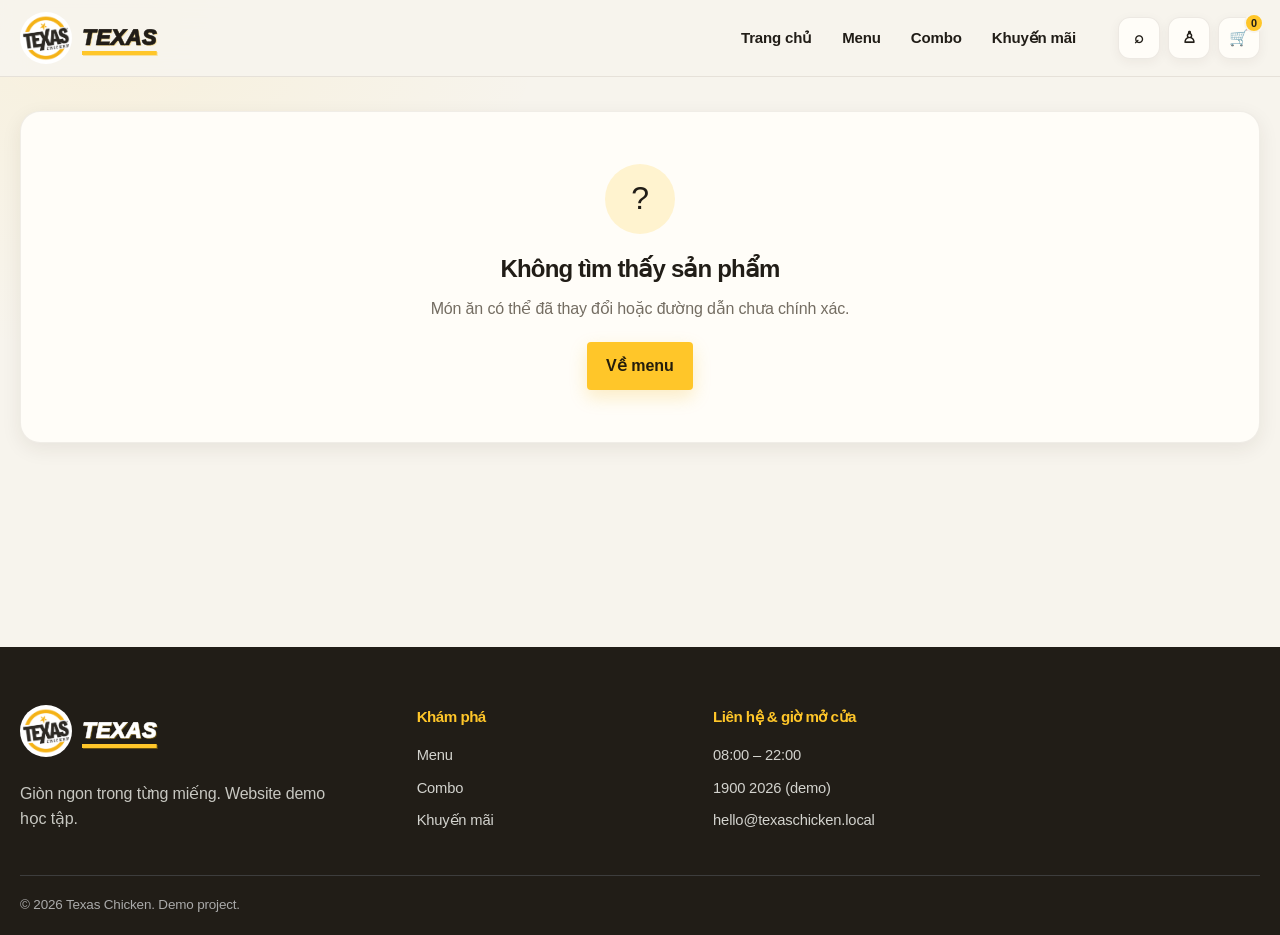
<file: pages/product.html>
<!doctype html>
<html lang="vi">
  <head>
    <meta charset="utf-8" />
    <meta name="viewport" content="width=device-width,initial-scale=1" />
    <title>Chi tiết món | TEXAS CHICKEN</title>
    <link rel="shortcut icon" href="../assets/logo.png" type="image/x-icon" />
    <link rel="stylesheet" href="../css/reset.css" />
    <link rel="stylesheet" href="../css/variables.css" />
    <link rel="stylesheet" href="../css/global.css?v=3" />
    <link rel="stylesheet" href="../css/components.css?v=2" />
    <link rel="stylesheet" href="../css/product.css?v=2" />
    <link rel="stylesheet" href="../css/responsive.css?v=3" />
  </head>
  <body>
    <a class="skip-link" href="#main">Bỏ qua đến nội dung</a>
    <header class="site-header">
      <nav class="navbar container">
        <a class="brand" href="../index.html"
          ><img class="brand-logo" src="../assets/logo-page.png" alt="" aria-hidden="true" />TEXAS</a
        >
        <div class="nav-links" data-nav-links>
          <a class="nav-link" href="../index.html">Trang chủ</a
          ><a class="nav-link" href="menu.html">Menu</a
          ><a class="nav-link" href="menu.html?category=combo">Combo</a
          ><a class="nav-link" href="../index.html#promotions">Khuyến mãi</a>
        </div>
        <div class="nav-actions">
          <a
            class="icon-link search-link"
            href="menu.html"
            aria-label="Tìm kiếm"
            >⌕</a
          ><a
            class="icon-link"
            data-account-link
            href="login.html"
            aria-label="Tài khoản"
            >♙<span class="profile-text sr-only">Đăng nhập</span></a
          ><a class="icon-link" href="cart.html" aria-label="Giỏ hàng"
            >🛒<span class="cart-badge" data-cart-count>0</span></a
          ><button
            class="icon-link mobile-toggle"
            type="button"
            data-menu-toggle
            aria-expanded="false"
            aria-label="Mở menu"
          >
            ☰
          </button>
        </div>
      </nav>
    </header>
    <main id="main" class="site-main">
      <div class="container product-detail" data-product-detail></div>
    </main>
    <footer class="site-footer">
      <div class="container">
        <div class="footer-grid">
          <div class="footer-brand">
            <a class="brand" href="../index.html"
              ><img class="brand-logo" src="../assets/logo-page.png" alt="" aria-hidden="true" />TEXAS</a
            >
            <p>Giòn ngon trong từng miếng.</p>
          </div>
          <div>
            <h2 class="footer-title">Mua hàng</h2>
            <div class="footer-links">
              <a href="menu.html">Menu</a><a href="cart.html">Giỏ hàng</a>
            </div>
          </div>
          <div>
            <h2 class="footer-title">Giờ mở cửa</h2>
            <div class="footer-links"><span>08:00 – 22:00</span></div>
          </div>
        </div>
        <div class="copyright"><span>© 2026 Texas Chicken. Demo project.</span></div>
      </div>
    </footer>
    <script src="../data/products.js?v=3"></script>
    <script src="../js/storage.js?v=2"></script>
    <script src="../js/auth.js"></script>
    <script src="../js/cart.js"></script>
    <script src="../js/main.js?v=3"></script>
    <script src="../js/products.js?v=3"></script>
  </body>
</html>
</file>
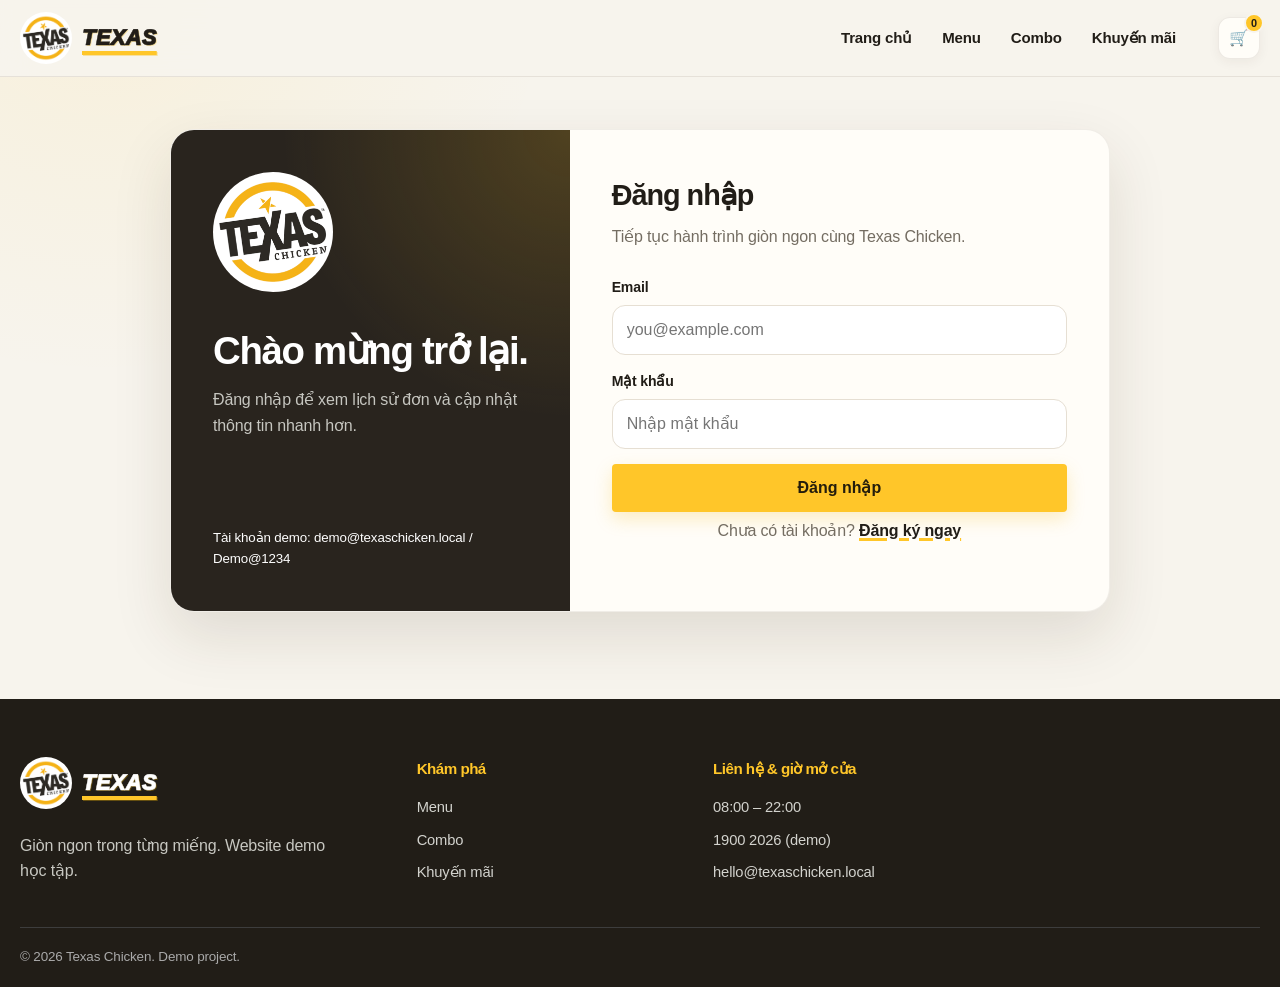
<file: pages/profile.html>
<!doctype html>
<html lang="vi">
  <head>
    <meta charset="utf-8" />
    <meta name="viewport" content="width=device-width,initial-scale=1" />
    <title>Hồ sơ | TEXAS CHICKEN</title>
    <link rel="shortcut icon" href="../assets/logo.png" type="image/x-icon" />
    <link rel="stylesheet" href="../css/reset.css" />
    <link rel="stylesheet" href="../css/variables.css" />
    <link rel="stylesheet" href="../css/global.css?v=3" />
    <link rel="stylesheet" href="../css/components.css?v=2" />
    <link rel="stylesheet" href="../css/auth.css" />
    <link rel="stylesheet" href="../css/responsive.css?v=2" />
  </head>
  <body>
    <a class="skip-link" href="#main">Bỏ qua đến nội dung</a>
    <header class="site-header">
      <nav class="navbar container">
        <a class="brand" href="../index.html"
          ><img class="brand-logo" src="../assets/logo-page.png" alt="" aria-hidden="true" />TEXAS</a
        >
        <div class="nav-links" data-nav-links>
          <a class="nav-link" href="../index.html">Trang chủ</a
          ><a class="nav-link" href="menu.html">Menu</a
          ><a class="nav-link" href="menu.html?category=combo">Combo</a
          ><a class="nav-link" href="../index.html#promotions">Khuyến mãi</a>
        </div>
        <div class="nav-actions">
          <a class="icon-link" href="cart.html" aria-label="Giỏ hàng"
            >🛒<span class="cart-badge" data-cart-count>0</span></a
          ><button
            class="icon-link mobile-toggle"
            type="button"
            data-menu-toggle
            aria-expanded="false"
            aria-label="Mở menu"
          >
            ☰
          </button>
        </div>
      </nav>
    </header>
    <main id="main" class="site-main">
      <header class="page-hero container">
        <h1>Tài khoản của tôi</h1>
        <p>Quản lý thông tin cá nhân và lịch sử đặt món.</p>
      </header>
      <div class="container profile-layout">
        <aside class="profile-menu card">
          <nav aria-label="Tài khoản">
            <a class="active" href="profile.html">Thông tin cá nhân</a
            ><a href="orders.html">Lịch sử đơn hàng</a
            ><button type="button" data-logout>Đăng xuất</button>
          </nav>
        </aside>
        <section class="profile-card card">
          <h2>Thông tin cá nhân</h2>
          <form class="form-stack" data-profile-form>
            <div class="form-grid">
              <div class="field">
                <label for="profile-name">Họ và tên</label
                ><input
                  class="input"
                  id="profile-name"
                  name="fullName"
                  required
                />
              </div>
              <div class="field">
                <label for="profile-phone">Số điện thoại</label
                ><input
                  class="input"
                  id="profile-phone"
                  name="phone"
                  type="tel"
                  required
                />
              </div>
            </div>
            <div class="field">
              <label for="profile-email">Email</label
              ><input
                class="input"
                id="profile-email"
                name="email"
                type="email"
                readonly
              />
            </div>
            <div>
              <button class="btn btn-primary" type="submit">
                Lưu thay đổi
              </button>
            </div>
          </form>
        </section>
      </div>
    </main>
    <script src="../data/products.js?v=3"></script>
    <script src="../js/storage.js?v=2"></script>
    <script src="../js/auth.js"></script>
    <script src="../js/cart.js"></script>
    <script src="../js/main.js?v=3"></script>
    <script src="../js/products.js?v=3"></script>
  </body>
</html>
</file>
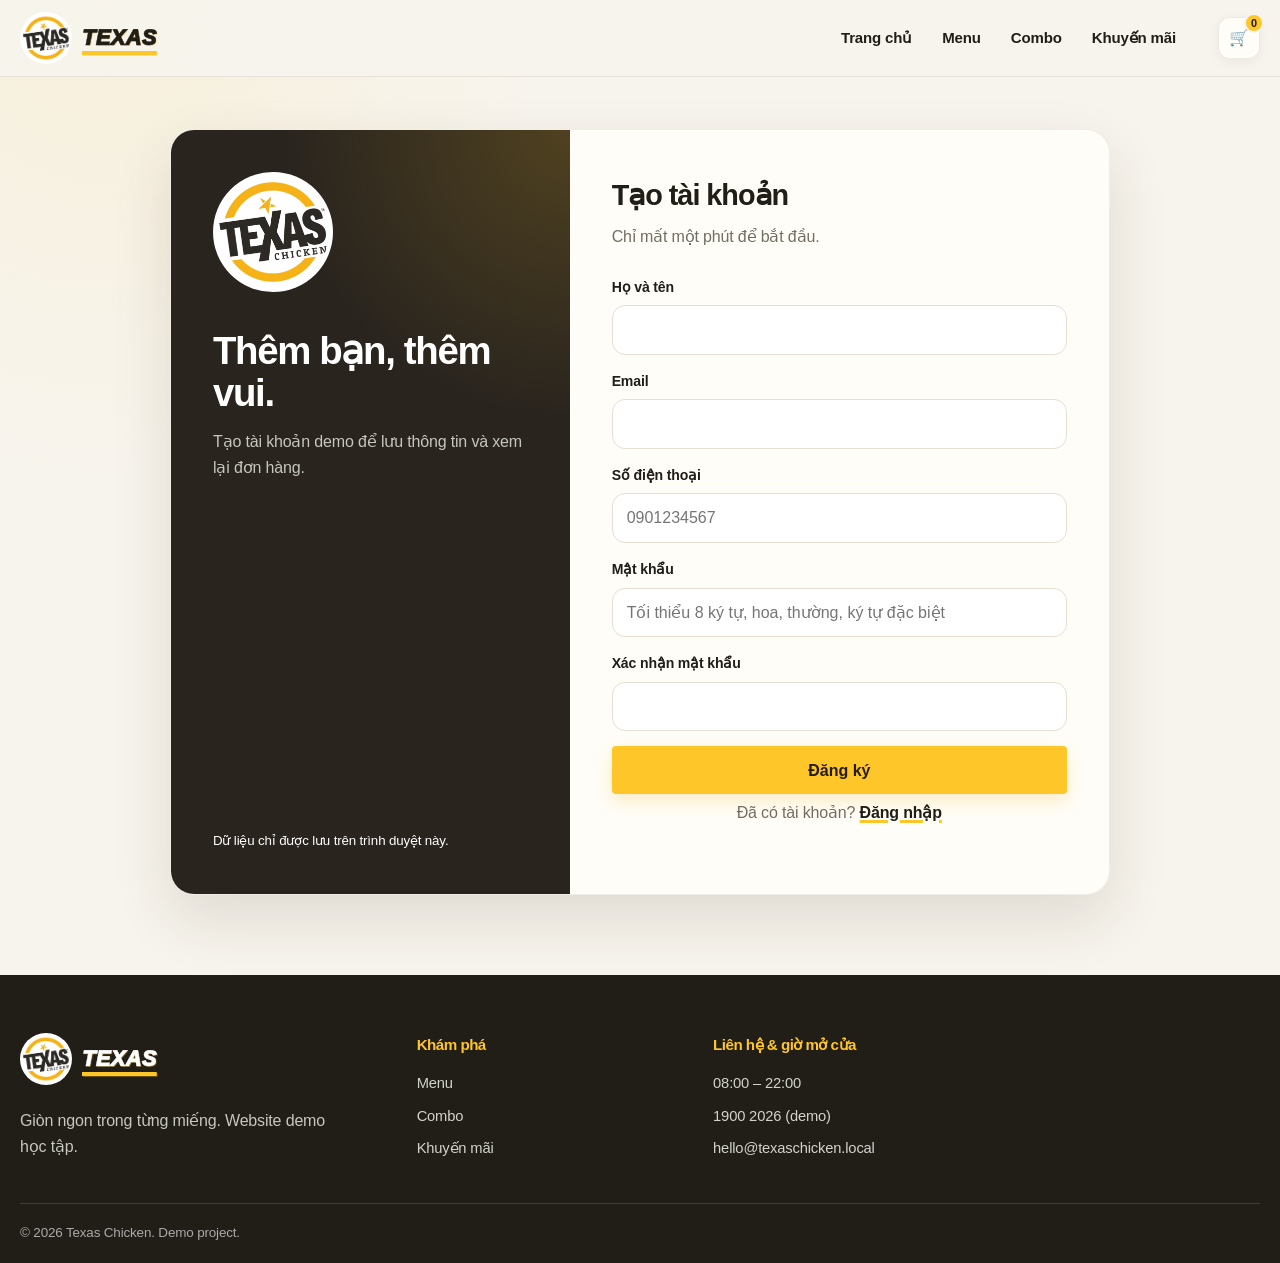
<file: pages/register.html>
<!doctype html>
<html lang="vi">
  <head>
    <meta charset="utf-8" />
    <meta name="viewport" content="width=device-width,initial-scale=1" />
    <title>Đăng ký | TEXAS CHICKEN</title>
    <link rel="shortcut icon" href="../assets/logo.png" type="image/x-icon" />
    <link rel="stylesheet" href="../css/reset.css" />
    <link rel="stylesheet" href="../css/variables.css" />
    <link rel="stylesheet" href="../css/global.css?v=3" />
    <link rel="stylesheet" href="../css/components.css?v=2" />
    <link rel="stylesheet" href="../css/auth.css" />
    <link rel="stylesheet" href="../css/responsive.css?v=2" />
  </head>
  <body>
    <a class="skip-link" href="#main">Bỏ qua đến nội dung</a>
    <header class="site-header">
      <nav class="navbar container">
        <a class="brand" href="../index.html"
          ><img class="brand-logo" src="../assets/logo-page.png" alt="" aria-hidden="true" />TEXAS</a
        >
        <div class="nav-links" data-nav-links>
          <a class="nav-link" href="../index.html">Trang chủ</a
          ><a class="nav-link" href="menu.html">Menu</a
          ><a class="nav-link" href="menu.html?category=combo">Combo</a
          ><a class="nav-link" href="../index.html#promotions">Khuyến mãi</a>
        </div>
        <div class="nav-actions">
          <a class="icon-link" href="cart.html" aria-label="Giỏ hàng"
            >🛒<span class="cart-badge" data-cart-count>0</span></a
          ><button
            class="icon-link mobile-toggle"
            type="button"
            data-menu-toggle
            aria-expanded="false"
            aria-label="Mở menu"
          >
            ☰
          </button>
        </div>
      </nav>
    </header>
    <main id="main" class="site-main container">
      <div class="auth-shell card">
        <section class="auth-art">
          <div>
            <img class="auth-brand-logo" src="../assets/logo-page.png" alt="Texas Chicken" />
            <h1>Thêm bạn, thêm vui.</h1>
            <p>Tạo tài khoản demo để lưu thông tin và xem lại đơn hàng.</p>
          </div>
          <small>Dữ liệu chỉ được lưu trên trình duyệt này.</small>
        </section>
        <section class="auth-form">
          <h2>Tạo tài khoản</h2>
          <p>Chỉ mất một phút để bắt đầu.</p>
          <form class="form-stack" data-register-form novalidate>
            <div class="field">
              <label for="reg-name">Họ và tên</label
              ><input
                class="input"
                id="reg-name"
                name="fullName"
                autocomplete="name"
                required
              />
            </div>
            <div class="field">
              <label for="reg-email">Email</label
              ><input
                class="input"
                id="reg-email"
                name="email"
                type="email"
                autocomplete="email"
                required
              />
            </div>
            <div class="field">
              <label for="reg-phone">Số điện thoại</label
              ><input
                class="input"
                id="reg-phone"
                name="phone"
                type="tel"
                autocomplete="tel"
                required
                placeholder="0901234567"
              />
            </div>
            <div class="field">
              <label for="reg-password">Mật khẩu</label
              ><input
                class="input"
                id="reg-password"
                name="password"
                type="password"
                autocomplete="new-password"
                minlength="8"
                required
                placeholder="Tối thiểu 8 ký tự, hoa, thường, ký tự đặc biệt"
              />
            </div>
            <div class="field">
              <label for="reg-confirm">Xác nhận mật khẩu</label
              ><input
                class="input"
                id="reg-confirm"
                name="confirmPassword"
                type="password"
                autocomplete="new-password"
                minlength="8"
                required
              />
            </div>
            <button class="btn btn-primary btn-block" type="submit">
              Đăng ký
            </button>
          </form>
          <p class="auth-switch">
            Đã có tài khoản? <a href="login.html">Đăng nhập</a>
          </p>
        </section>
      </div>
    </main>
    <script src="../data/products.js?v=3"></script>
    <script src="../js/storage.js?v=2"></script>
    <script src="../js/auth.js"></script>
    <script src="../js/cart.js"></script>
    <script src="../js/main.js?v=3"></script>
    <script src="../js/products.js?v=3"></script>
  </body>
</html>
</file>
<file: css/variables.css>
:root {
  --white: #fff;
  --bg: #f7f4ed;
  --surface: #fffdf8;
  --black: #211d17;
  --dark: #29241e;
  --gray: #746d62;
  --light: #e9e2d5;
  --yellow: #ffc629;
  --yellow-hover: #f2b20b;
  --yellow-soft: #fff3cf;
  --danger: #d9363e;
  --success: #2f8f46;
  --radius: 20px;
  --shadow: 0 18px 48px rgba(54, 42, 20, 0.09);
  --shadow-sm: 0 6px 20px rgba(54, 42, 20, 0.08);
  --max: 1240px;
  --ease: 0.2s ease;
}
</file>
<file: css/global.css>
body{min-height:100vh;background:var(--bg);color:var(--black);font:16px/1.6 Inter,Arial,Helvetica,sans-serif;-webkit-font-smoothing:antialiased}body.menu-open{overflow:hidden}.container{width:min(calc(100% - 40px),var(--max));margin-inline:auto}.section{padding:80px 0}.section-sm{padding:48px 0}.eyebrow{display:inline-flex;align-items:center;gap:8px;color:#866300;font-size:.8rem;font-weight:800;letter-spacing:.12em;text-transform:uppercase}.eyebrow::before{content:"";width:28px;height:3px;border-radius:3px;background:var(--yellow)}.section-title{font-size:clamp(1.8rem,4vw,3rem);line-height:1.12;margin-top:10px}.section-head{display:flex;align-items:end;justify-content:space-between;gap:24px;margin-bottom:34px}.section-head p{max-width:560px;color:var(--gray)}.muted{color:var(--gray)}.skip-link{position:fixed;left:16px;top:-70px;z-index:999;background:var(--black);color:#fff;padding:10px 16px;border-radius:10px}.skip-link:focus{top:16px}.site-header{position:sticky;top:0;z-index:50;background:rgba(245,245,243,.92);backdrop-filter:blur(16px);border-bottom:1px solid rgba(0,0,0,.06)}.navbar{height:76px;display:flex;align-items:center;gap:26px}.brand{display:inline-flex;align-items:center;gap:10px;font-weight:900;font-size:1.35rem;letter-spacing:.04em}.brand-mark{width:36px;height:36px;display:grid;place-items:center;border-radius:12px;background:var(--yellow);box-shadow:var(--shadow-sm);font-size:1.2rem}.nav-links{display:flex;align-items:center;gap:6px;margin-left:auto}.nav-link{padding:9px 13px;border-radius:10px;font-size:.94rem;font-weight:650}.nav-link:hover,.nav-link.active{background:transparent}.nav-actions{display:flex;align-items:center;gap:8px}.icon-link{position:relative;display:grid;place-items:center;min-width:42px;height:42px;border:1px solid transparent;border-radius:12px;background:var(--surface);box-shadow:var(--shadow-sm);font-weight:800}.icon-link:hover{transform:translateY(-2px)}.cart-badge{position:absolute;right:-5px;top:-5px;min-width:20px;height:20px;padding:0 5px;display:grid;place-items:center;background:var(--yellow);border:2px solid var(--bg);border-radius:999px;font-size:.68rem}.mobile-toggle{display:none;border:0}.site-main{min-height:calc(100vh - 330px)}.site-footer{background:var(--dark);color:#fff;padding:58px 0 20px}.footer-grid{display:grid;grid-template-columns:1.4fr repeat(3,1fr);gap:46px}.footer-brand p{max-width:330px;color:#c7c7c1;margin-top:16px}.footer-title{font-size:.95rem;margin-bottom:15px;color:var(--yellow)}.footer-links{display:grid;gap:9px;color:#d3d3ce;font-size:.92rem}.footer-links a:hover{color:var(--yellow)}.copyright{margin-top:42px;padding-top:18px;border-top:1px solid #3d3d3d;color:#aaa;font-size:.84rem;display:flex;justify-content:space-between;gap:20px}.btn{display:inline-flex;align-items:center;justify-content:center;gap:8px;min-height:44px;padding:10px 18px;border:1px solid transparent;border-radius:4px;font-weight:750;line-height:1.2;transition:transform var(--ease),background var(--ease),box-shadow var(--ease)}.btn:hover{transform:translateY(-2px)}.btn:active{transform:scale(.98)}.btn-primary{background:var(--yellow);color:var(--black);box-shadow:0 6px 14px rgba(245,184,0,.22)}.btn-primary:hover{background:var(--yellow-hover)}.btn-secondary{background:var(--surface);border-color:#deded8;box-shadow:var(--shadow-sm)}.btn-dark{background:var(--black);color:#fff}.btn-danger{background:#fff0f0;color:var(--danger);border-color:#ffd2d4}.btn-block{width:100%}.card{background:var(--bg);border:1px solid rgba(255,255,255,.7);border-radius:var(--radius);box-shadow:var(--shadow)}.field{display:grid;gap:7px}.field label,.field-label{font-size:.88rem;font-weight:750}.input,.select,.textarea{width:100%;min-height:46px;padding:11px 14px;background:#f0f0ed;color:var(--black);border:1px solid #deded8;border-radius:12px;box-shadow:inset 3px 3px 7px rgba(0,0,0,.055),inset -3px -3px 7px #fff;outline:0}.textarea{min-height:100px;resize:vertical}.input:focus,.select:focus,.textarea:focus{border-color:var(--yellow);box-shadow:0 0 0 3px rgba(245,184,0,.2)}.form-grid{display:grid;grid-template-columns:repeat(2,1fr);gap:18px}.form-error{min-height:20px;color:var(--danger);font-size:.82rem}.notice{padding:13px 15px;border-radius:12px;background:#fff5cf;border:1px solid #f2d66c;font-size:.9rem}.notice.error{background:#fff0f0;border-color:#ffc5c8;color:#9b2128}.notice.success{background:#effaf1;border-color:#bfe4c6;color:#256c36}.toast-region{position:fixed;top:20px;right:20px;z-index:100;display:grid;gap:10px}.toast{width:min(360px,calc(100vw - 40px));padding:13px 16px;border-radius:13px;background:var(--black);color:#fff;box-shadow:0 12px 30px rgba(0,0,0,.2);animation:toast-in .22s ease}@keyframes toast-in{from{opacity:0;transform:translateY(-10px)}}.empty-state{text-align:center;padding:52px 24px}.empty-icon{width:70px;height:70px;margin:0 auto 16px;display:grid;place-items:center;border-radius:50%;background:var(--yellow-soft);font-size:2rem}.empty-state h2{margin-bottom:8px}.empty-state p{max-width:480px;margin:0 auto 20px;color:var(--gray)}.page-hero{padding:54px 0 34px}.page-hero h1{font-size:clamp(2.2rem,5vw,4rem);line-height:1.08}.page-hero p{max-width:640px;margin-top:12px;color:var(--gray)}.breadcrumbs{display:flex;gap:7px;margin-bottom:14px;color:var(--gray);font-size:.86rem}.price{font-weight:900;font-size:1.18rem}.old-price{text-decoration:line-through;color:#96968f;font-size:.87rem}.badge{display:inline-flex;align-items:center;min-height:25px;padding:3px 9px;border-radius:999px;background:var(--yellow);font-size:.72rem;font-weight:850}.product-grid{display:grid;grid-template-columns:repeat(4,1fr);gap:24px}.product-card{position:relative;overflow:hidden;display:flex;flex-direction:column;transition:transform var(--ease),box-shadow var(--ease)}.product-card:hover{transform:translateY(-4px)}.product-image{position:relative;aspect-ratio:4/3;background:#eeeee9;overflow:hidden}.product-image img{width:100%;height:100%;object-fit:cover;transition:transform .35s ease}.product-card:hover img{transform:scale(1.035)}.product-image .badge{position:absolute;left:12px;top:12px}.product-content{display:flex;flex:1;flex-direction:column;padding:18px}.product-content h3{font-size:1.05rem;line-height:1.3}.product-desc{display:-webkit-box;min-height:42px;margin:7px 0 12px;color:var(--gray);font-size:.86rem;line-height:1.45;-webkit-line-clamp:2;-webkit-box-orient:vertical;overflow:hidden}.product-meta{display:flex;gap:12px;color:#62625e;font-size:.78rem}.product-price-row{display:flex;align-items:baseline;gap:8px;margin:12px 0}.product-actions{display:grid;grid-template-columns:1fr auto;gap:8px;margin-top:auto}.product-actions .btn{padding-inline:13px}.qty-control{display:inline-grid;grid-template-columns:38px 46px 38px;align-items:center;border:1px solid #deded8;border-radius:12px;overflow:hidden;background:var(--surface)}.qty-control button{height:40px;border:0;background:transparent;font-size:1.15rem}.qty-control output,.qty-control input{text-align:center;border:0;background:transparent;width:100%;font-weight:750}.order-summary{padding:24px}.summary-row{display:flex;justify-content:space-between;gap:20px;padding:8px 0;color:var(--gray)}.summary-row strong{color:var(--black)}.summary-total{margin-top:10px;padding-top:16px;border-top:1px solid #dcdcd6;font-size:1.2rem;font-weight:900;color:var(--black)}.pill-tabs{display:flex;gap:9px;overflow:auto;padding:4px 4px 14px}.pill{white-space:nowrap;padding:9px 15px;border:1px solid #deded7;border-radius:999px;background:var(--surface);font-weight:700}.pill.active,.pill:hover{background:var(--black);color:#fff;border-color:var(--black)}.divider{height:1px;background:#dddcd6;margin:20px 0}.sr-only{position:absolute!important;width:1px;height:1px;padding:0;margin:-1px;overflow:hidden;clip:rect(0,0,0,0);white-space:nowrap;border:0}:focus-visible{outline:3px solid rgba(245,184,0,.7);outline-offset:3px}
</file>
<file: css/components.css>
.promo-strip {
  background: var(--black);
  color: #fff;
  text-align: center;
  padding: 8px 16px;
  font-size: 0.82rem;
}
.promo-strip strong {
  color: var(--yellow);
}
.category-grid {
  display: grid;
  grid-template-columns: repeat(4, 1fr);
  gap: 20px;
}
.category-card {
  position: relative;
  min-height: 200px;
  border-radius: var(--radius);
  overflow: hidden;
  display: block;
  text-decoration: none;
  cursor: pointer;
  box-shadow: var(--shadow-sm);
  transition: transform 0.28s ease, box-shadow 0.28s ease;
}
.category-card:hover {
  transform: translateY(-6px) scale(1.02);
  box-shadow: 0 18px 40px rgba(0,0,0,0.18);
}
.category-card:hover .category-hint {
  opacity: 1;
  transform: translateY(0);
}
/* Background image */
.category-bg {
  position: absolute;
  inset: 0;
  width: 100%;
  height: 100%;
  object-fit: cover;
  transition: transform 0.4s ease;
}
.category-card:hover .category-bg {
  transform: scale(1.08);
}
/* Dark overlay gradient */
.category-overlay {
  position: absolute;
  inset: 0;
  background: linear-gradient(160deg, rgba(0,0,0,0.08) 0%, rgba(0,0,0,0.62) 100%);
  display: flex;
  flex-direction: column;
  justify-content: flex-end;
  padding: 18px 20px;
  gap: 5px;
  color: #fff;
}
.category-card h3 {
  font-size: 1.12rem;
  font-weight: 800;
  text-shadow: 0 1px 4px rgba(0,0,0,0.4);
  margin: 0;
  line-height: 1.2;
}
.category-hint {
  font-size: 0.78rem;
  font-weight: 700;
  color: var(--yellow);
  opacity: 0;
  transform: translateY(6px);
  transition: opacity 0.25s ease, transform 0.25s ease;
  letter-spacing: 0.03em;
}
.promo-grid {
  display: grid;
  grid-template-columns: 1.3fr 1fr 1fr;
  gap: 22px;
}
.promo-card {
  position: relative;
  min-height: 280px;
  padding: 28px;
  padding-bottom: 32px;
  overflow: hidden;
  background: var(--dark);
  color: #fff;
  border-radius: var(--radius);
  transition: transform 0.28s ease, box-shadow 0.28s ease;
  /* Flexbox để nút luôn ở dưới cùng */
  display: flex;
  flex-direction: column;
  align-items: flex-start;
  gap: 0;
}
.promo-card:hover {
  transform: translateY(-5px);
  box-shadow: 0 22px 45px rgba(0,0,0,0.22);
}
/* Photo behind promo card */
.promo-bg {
  position: absolute;
  inset: 0;
  width: 100%;
  height: 100%;
  object-fit: cover;
  opacity: 0.28;
  transition: transform 0.4s ease, opacity 0.3s ease;
}
.promo-card:hover .promo-bg {
  transform: scale(1.06);
  opacity: 0.38;
}
.promo-card:first-child {
  background: var(--yellow);
  color: var(--black);
}
.promo-card:first-child .promo-bg {
  opacity: 0.22;
}
.promo-card:first-child:hover .promo-bg {
  opacity: 0.32;
}
/* Ensure text above image */
.promo-card > *:not(.promo-bg) {
  position: relative;
  z-index: 1;
}
.promo-card h3 {
  max-width: 250px;
  font-size: 1.65rem;
  line-height: 1.15;
  margin-top: 10px;
}
.promo-card p {
  max-width: 280px;
  margin: 10px 0 0;
  opacity: 0.8;
}
.promo-card .btn {
  margin-top: auto;
  padding-top: 18px; /* khoảng cách tối thiểu giữa text và nút */
  align-self: flex-start;
}
.promo-num {
  position: absolute;
  right: -10px;
  bottom: -35px;
  z-index: 1;
  font-size: 7rem;
  font-weight: 950;
  line-height: 1;
  opacity: 0.12;
}
.auth-shell {
  display: grid;
  grid-template-columns: 0.85fr 1.15fr;
  max-width: 940px;
  margin: 52px auto 80px;
  overflow: hidden;
}
.auth-art {
  padding: 42px;
  background: var(--black);
  color: #fff;
  display: flex;
  flex-direction: column;
  justify-content: space-between;
}
.auth-art .brand-mark {
  margin-bottom: 70px;
}
.brand-logo {
  width: 52px;
  height: 52px;
  flex: 0 0 auto;
  object-fit: contain;
  padding: 2px;
  border-radius: 50%;
  background: #fff;
}
.brand {
  font-family: "Arial Black", Inter, Arial, sans-serif;
  font-weight: 950;
  font-style: italic;
  letter-spacing: 0.075em;
  text-decoration-line: underline;
  text-decoration-color: var(--yellow);
  text-decoration-thickness: 4px;
  text-underline-offset: 6px;
  text-shadow: 1px 1px 0 rgba(245, 184, 0, 0.32);
  -webkit-text-stroke: 0.45px currentColor;
  transition: letter-spacing var(--ease), text-shadow var(--ease);
}
.brand:hover {
  letter-spacing: 0.1em;
  text-shadow: 2px 2px 0 rgba(245, 184, 0, 0.5);
}
.auth-brand-logo {
  width: 120px;
  height: 120px;
  margin-bottom: 38px;
  object-fit: contain;
  padding: 4px;
  border-radius: 50%;
  background: #fff;
}
@media (max-width: 480px) {
  .brand-logo {
    width: 42px;
    height: 42px;
  }
}
.auth-art h1 {
  font-size: 2.4rem;
  line-height: 1.1;
}
.auth-art p {
  margin-top: 15px;
  color: #c6c6c0;
}
.auth-form {
  padding: 42px;
}
.auth-form h2 {
  font-size: 1.8rem;
}
.auth-form > p {
  margin: 6px 0 26px;
  color: var(--gray);
}
.form-stack {
  display: grid;
  gap: 15px;
}
.auth-switch {
  margin-top: 22px;
  text-align: center;
  color: var(--gray);
}
.auth-switch a {
  font-weight: 800;
  color: var(--black);
  text-decoration: underline;
  text-decoration-color: var(--yellow);
  text-decoration-thickness: 3px;
}
.choice-grid {
  display: grid;
  grid-template-columns: repeat(3, 1fr);
  gap: 10px;
}
.choice {
  position: relative;
}
.choice input {
  position: absolute;
  opacity: 0;
}
.choice label {
  display: flex;
  align-items: center;
  justify-content: center;
  min-height: 47px;
  padding: 8px;
  border: 1px solid #d7d7d0;
  border-radius: 12px;
  background: var(--surface);
  font-weight: 700;
  text-align: center;
  cursor: pointer;
}
.choice input:checked + label {
  border-color: var(--yellow);
  background: #fff4c8;
  box-shadow: 0 0 0 2px rgba(245, 184, 0, 0.25);
}

img.image-fallback {
  padding: 12%;
  background: var(--yellow-soft);
  object-fit: contain !important;
  mix-blend-mode: normal !important;
}
</file>
<file: css/cart.css>
.cart-layout,
.checkout-layout {
  display: grid;
  grid-template-columns: 1.45fr 0.75fr;
  gap: 30px;
  padding-bottom: 80px;
}
.cart-list {
  display: grid;
  gap: 16px;
}
.cart-item {
  display: grid;
  grid-template-columns: 130px 1fr auto;
  gap: 20px;
  padding: 16px;
}
.cart-thumb {
  width: 130px;
  height: 115px;
  border-radius: 14px;
  object-fit: cover;
  background: #e8e8e2;
}
.cart-item h3 {
  margin-bottom: 4px;
}
.cart-options {
  color: var(--gray);
  font-size: 0.84rem;
}
.cart-controls {
  display: flex;
  align-items: center;
  justify-content: space-between;
  gap: 18px;
  margin-top: 14px;
}
.cart-side {
  text-align: right;
  display: flex;
  flex-direction: column;
  align-items: end;
  justify-content: space-between;
}
.remove-btn {
  border: 0;
  background: transparent;
  color: var(--danger);
  text-decoration: underline;
}
.summary-sticky {
  position: sticky;
  top: 98px;
  align-self: start;
}
.voucher {
  display: grid;
  grid-template-columns: 1fr auto;
  gap: 8px;
  margin: 18px 0;
}
.cart-head-actions {
  display: flex;
  justify-content: flex-end;
  margin-bottom: 15px;
}
</file>
<file: css/responsive.css>
@media (max-width: 1100px) {
  .product-grid {
    grid-template-columns: repeat(3, 1fr);
  }
  .menu-layout [data-menu-grid] {
    grid-template-columns: repeat(2, minmax(0, 1fr));
  }
  .footer-grid {
    grid-template-columns: 1.3fr repeat(2, 1fr);
  }
  .footer-grid > div:last-child {
    display: none;
  }
  .category-grid {
    grid-template-columns: repeat(4, 1fr);
  }
}
@media (max-width: 900px) {
  .nav-links {
    position: fixed;
    inset: 76px 0 auto 0;
    display: none;
    padding: 20px;
    background: var(--bg);
    border-bottom: 1px solid #ddd;
    box-shadow: 0 14px 25px rgba(0, 0, 0, 0.1);
  }
  .nav-links.open {
    display: grid;
  }
  .nav-links .nav-link {
    width: fit-content;
  }
  .mobile-toggle {
    display: grid;
  }
  .nav-actions {
    margin-left: auto;
  }
  .nav-actions .profile-text {
    display: none;
  }
  .hero {
    height: auto;
    min-height: 650px;
  }
  .hero-inner {
    grid-template-columns: 1fr 42%;
    padding-block: 60px;
  }
  .hero h1 {
    font-size: clamp(2.7rem, 7vw, 4rem);
  }
  .category-grid {
    grid-template-columns: repeat(2, 1fr);
  }
  .promo-grid {
    grid-template-columns: 1fr 1fr;
  }
  .promo-card:first-child {
    grid-column: 1/-1;
  }
  .product-grid {
    grid-template-columns: repeat(2, 1fr);
  }
  .menu-layout {
    grid-template-columns: 1fr;
  }
  .filter-panel {
    position: static;
    display: none;
  }
  .filter-panel.open {
    display: block;
    animation: filter-reveal 0.2s ease;
  }
  .mobile-filter-btn {
    display: inline-flex;
  }
  .menu-toolbar {
    margin-top: 4px;
  }
  .product-detail {
    grid-template-columns: 1fr;
    gap: 30px;
  }
  .cart-layout,
  .checkout-layout {
    grid-template-columns: 1fr;
  }
  .summary-sticky {
    position: static;
  }
  .profile-layout {
    grid-template-columns: 1fr;
  }
  .profile-menu nav {
    grid-template-columns: repeat(3, 1fr);
  }
}
@media (max-width: 700px) {
  .container {
    width: min(calc(100% - 28px), var(--max));
  }
  .section {
    padding: 58px 0;
  }
  .navbar {
    height: 68px;
  }
  .nav-links {
    top: 68px;
  }
  .nav-actions .search-link {
    display: none;
  }
  .hero {
    min-height: 720px;
  }
  .hero-inner {
    grid-template-columns: 1fr;
    padding-block: 48px 75px;
    text-align: center;
  }
  .hero-copy {
    display: grid;
    justify-items: center;
  }
  .hero-visual {
    position: absolute;
    right: -30px;
    bottom: 30px;
    width: 56%;
    height: 42%;
    opacity: 0.42;
  }
  .hero-slide:nth-child(n) {
    background: var(--yellow);
  }
  .hero-slide:nth-child(3) {
    background: var(--dark);
  }
  .hero-arrow {
    display: none;
  }
  .section-head {
    align-items: start;
    flex-direction: column;
  }
  .product-grid {
    gap: 15px;
  }
  .product-content {
    padding: 14px;
  }
  .product-actions {
    grid-template-columns: 1fr;
  }
  .product-actions .btn-secondary {
    display: none;
  }
  .footer-grid {
    grid-template-columns: 1fr 1fr;
  }
  .footer-brand {
    grid-column: 1/-1;
  }
  .copyright {
    flex-direction: column;
  }
  .story-banner {
    grid-template-columns: 1fr;
  }
  .story-visual {
    min-height: 220px;
  }
  .menu-toolbar {
    align-items: stretch;
    flex-direction: column;
    gap: 13px;
  }
  .sort-control {
    justify-content: space-between;
  }
  .sort-control .select {
    flex: 1;
    min-width: 0;
  }
  .product-detail {
    grid-template-columns: 1fr;
    padding-top: 25px;
  }
  .detail-image {
    position: static;
  }
  .detail-buy {
    align-items: stretch;
    flex-direction: column;
  }
  .cart-item {
    grid-template-columns: 90px 1fr;
  }
  .cart-thumb {
    width: 90px;
    height: 90px;
  }
  .cart-side {
    grid-column: 2;
    flex-direction: row;
    align-items: center;
  }
  .auth-shell {
    grid-template-columns: 1fr;
    margin: 25px auto 60px;
  }
  .auth-art {
    padding: 28px;
  }
  .auth-art .brand-mark {
    margin-bottom: 35px;
  }
  .auth-form {
    padding: 28px;
  }
  .form-grid {
    grid-template-columns: 1fr;
  }
  .success-shell {
    margin: 35px auto 60px;
    padding: 30px 20px;
  }
  .success-actions {
    flex-direction: column;
  }
  .profile-menu nav {
    grid-template-columns: 1fr;
  }
  .choice-grid {
    grid-template-columns: 1fr 1fr;
  }
  .size-choice-grid {
    grid-template-columns: repeat(3, minmax(0, 1fr));
  }
}
@media (max-width: 480px) {
  .brand {
    font-size: 1.05rem;
  }
  .brand-mark {
    width: 32px;
    height: 32px;
  }
  .nav-actions {
    gap: 5px;
  }
  .icon-link {
    min-width: 38px;
    height: 38px;
  }
  .category-grid {
    grid-template-columns: 1fr 1fr;
    gap: 13px;
  }
  .category-card {
    min-height: 130px;
  }
  .promo-grid {
    grid-template-columns: 1fr;
  }
  .promo-card:first-child {
    grid-column: auto;
  }
  .product-grid {
    grid-template-columns: 1fr;
  }
  .menu-layout [data-menu-grid] {
    grid-template-columns: 1fr;
  }
  .product-image {
    aspect-ratio: 16/10;
  }
  .footer-grid {
    grid-template-columns: 1fr;
  }
  .footer-brand {
    grid-column: auto;
  }
  .cart-item {
    grid-template-columns: 75px 1fr;
    gap: 12px;
  }
  .cart-thumb {
    width: 75px;
    height: 75px;
  }
  .cart-controls {
    align-items: start;
    flex-direction: column;
  }
  .voucher {
    grid-template-columns: 1fr;
  }
  .checkout-card {
    padding: 20px;
  }
}
@media (prefers-reduced-motion: reduce) {
  *,
  *::before,
  *::after {
    scroll-behavior: auto !important;
    animation-duration: 0.01ms !important;
    transition-duration: 0.01ms !important;
  }
}

@keyframes filter-reveal {
  from {
    opacity: 0;
    transform: translateY(-6px);
  }
}

/* Shared visual refresh: warm surfaces, clearer hierarchy, and softer depth. */
body {
  background:
    radial-gradient(ellipse at 8% 0%, rgba(255, 198, 41, 0.09), transparent 28rem),
    var(--bg);
  color: var(--black);
  font-family: Inter, "Segoe UI", Arial, sans-serif;
  letter-spacing: -0.01em;
}

h1,
h2,
h3,
h4 {
  letter-spacing: -0.035em;
}

a {
  transition: color var(--ease), background var(--ease), border-color var(--ease);
}

.promo-strip {
  padding: 9px 16px;
  letter-spacing: 0.015em;
}

.site-header {
  background: rgba(247, 244, 237, 0.94);
  border-bottom-color: rgba(54, 42, 20, 0.09);
}

.navbar {
  gap: 30px;
}

.brand {
  letter-spacing: 0.025em;
}

.brand-mark {
  border-radius: 11px;
  box-shadow: 0 5px 12px rgba(242, 178, 11, 0.24);
}

.nav-link {
  position: relative;
  display: inline-flex;
  align-items: center;
  padding: 8px 12px;
  border-radius: 0;
  background: transparent;
  color: var(--black);
  transition: color var(--ease);
}

.nav-link::after {
  content: "";
  position: absolute;
  left: 12px;
  right: 12px;
  bottom: 0;
  height: 3px;
  background: var(--yellow);
  border-radius: 99px;
  transform: scaleX(0);
  transform-origin: center;
  transition: transform 0.22s ease;
}

.nav-link:hover::after,
.nav-link.active::after {
  transform: scaleX(1);
}

.nav-link:hover,
.nav-link.active {
  background: transparent;
  color: var(--black);
}

.icon-link {
  border-color: rgba(54, 42, 20, 0.09);
  background: var(--surface);
  box-shadow: 0 3px 12px rgba(54, 42, 20, 0.055);
}

.btn {
  min-height: 48px;
  border-radius: 4px;
  letter-spacing: 0;
}

.btn-primary {
  color: #241d0c;
  box-shadow: 0 7px 18px rgba(242, 178, 11, 0.22);
}

.btn-secondary {
  background: var(--surface);
  border-color: #e7dfd0;
  box-shadow: none;
}

.btn-dark:hover {
  background: #40372b;
}

.card {
  background: var(--surface);
  border: 1px solid rgba(68, 52, 25, 0.08);
  border-radius: var(--radius);
  box-shadow: var(--shadow-sm);
}

.input,
.select,
.textarea {
  background: #fff;
  border-color: #e6dfd3;
  border-radius: 13px;
  box-shadow: none;
  transition: border-color var(--ease), box-shadow var(--ease);
}

.input:focus,
.select:focus,
.textarea:focus {
  border-color: var(--yellow-hover);
  box-shadow: 0 0 0 4px rgba(255, 198, 41, 0.2);
}

.section {
  padding-block: 88px;
}

.section-title,
.page-hero h1 {
  letter-spacing: -0.05em;
}

.eyebrow {
  color: #8a6200;
  letter-spacing: 0.1em;
}

.product-grid {
  gap: 22px;
}

.product-card {
  border-radius: 20px;
  transition: transform 0.25s ease, box-shadow 0.25s ease;
}

.product-card:hover {
  transform: translateY(-6px);
  box-shadow: 0 20px 42px rgba(54, 42, 20, 0.13);
}

.product-image {
  background: #f1ede4;
}

.product-content {
  padding: 19px;
}

.product-content h3 {
  font-size: 1.08rem;
}

.product-meta {
  color: #776d5e;
}

.product-actions .btn {
  min-height: 43px;
}

.badge {
  background: var(--yellow);
  color: #30230a;
  letter-spacing: 0.01em;
}

.category-card {
  border: none;
  background: none;
}

.category-card:nth-child(even) {
  background: none;
}

.category-card h3 {
  font-size: 1.12rem;
  font-weight: 800;
}

.hero {
  isolation: isolate;
}

.hero-slide:nth-child(1) {
  background: linear-gradient(112deg, #ffc629 0%, #ffd96a 60%, #f7e8c7 60%);
}

.hero-slide:nth-child(2) {
  background: linear-gradient(112deg, #f6f1e6 0%, #fffaf0 58%, #2b261f 58%);
}

.hero-slide:nth-child(3) {
  background: linear-gradient(112deg, #29241e 0%, #29241e 58%, #f5bc20 58%);
}

.hero h1 {
  max-width: 620px;
  font-size: clamp(2.8rem, 5.4vw, 5rem);
}

.hero-kicker {
  display: inline-flex;
  padding: 8px 13px;
  border: 1px solid rgba(33, 29, 23, 0.12);
  border-radius: 999px;
  background: rgba(255, 253, 248, 0.46);
  letter-spacing: 0.1em;
}

.hero-visual {
  min-height: 390px;
}

.hero-visual::before {
  position: absolute;
  width: min(88%, 440px);
  aspect-ratio: 1;
  border: 1px solid rgba(33, 29, 23, 0.12);
  border-radius: 50%;
  background: rgba(255, 253, 248, 0.19);
  content: "";
}

.hero-visual img {
  position: relative;
  z-index: 1;
  filter: drop-shadow(0 26px 25px rgba(44, 31, 9, 0.24));
}

.hero-slide:nth-child(2) .hero-kicker,
.hero-slide:nth-child(3) .hero-kicker {
  border-color: rgba(255, 255, 255, 0.22);
  background: rgba(255, 255, 255, 0.1);
}

.hero-slide:nth-child(3) .hero-kicker {
  color: var(--yellow);
}

.hero-dot {
  transition: width var(--ease), background var(--ease);
}

.hero-arrow {
  border: 1px solid rgba(33, 29, 23, 0.08);
  transition: transform var(--ease), background var(--ease);
}

.hero-arrow:hover {
  background: #fff;
  transform: translateY(-50%) scale(1.06);
}

.promo-card {
  border: 0;
  border-radius: 22px;
  box-shadow: var(--shadow-sm);
}

.promo-card:first-child {
  background: linear-gradient(135deg, #ffc629, #ffdb75);
}

.promo-card:not(:first-child) {
  background: linear-gradient(145deg, #332d25, #211d17);
}

.promo-card .badge {
  margin-bottom: 20px;
}

.story-banner {
  border: 0;
  background: #fffdf8;
}

.story-copy {
  padding: clamp(32px, 5vw, 60px);
}

.story-visual {
  position: relative;
  overflow: hidden;
  background: radial-gradient(circle at 50% 42%, #ffe7a0 0 26%, transparent 27%), linear-gradient(145deg, #ffc629, #f3b51e);
}

.story-visual::after {
  position: absolute;
  inset: 18px;
  border: 1px solid rgba(33, 29, 23, 0.12);
  border-radius: 50%;
  content: "";
}

.page-hero {
  padding-top: 46px;
}

.page-hero h1 {
  font-size: clamp(2.35rem, 5vw, 3.8rem);
}

.breadcrumbs {
  font-weight: 600;
}

.menu-layout {
  gap: 28px;
}

.filter-panel,
.order-summary,
.profile-menu,
.profile-card,
.checkout-card {
  border-color: rgba(68, 52, 25, 0.08);
}

.filter-panel {
  border-radius: 18px;
}

.filter-panel h2,
.order-summary h2,
.checkout-card h2 {
  letter-spacing: -0.025em;
}

.pill {
  border-color: #e6dfd3;
  background: var(--surface);
  transition: color var(--ease), background var(--ease), border-color var(--ease), transform var(--ease);
}

.pill:hover {
  transform: translateY(-1px);
}

.pill.active,
.pill:hover {
  border-color: var(--black);
  background: var(--black);
}

.results-meta {
  align-items: center;
  padding: 12px 15px;
  border-radius: 12px;
  background: rgba(255, 253, 248, 0.72);
}

.detail-image {
  border-radius: 24px;
  background: #f1ede4;
}

.detail-image img {
  mix-blend-mode: normal;
}

.detail-info h1 {
  letter-spacing: -0.05em;
}

.topping-row {
  border-color: #e9e2d5;
  border-radius: 8px;
  background: rgba(255, 253, 248, 0.7);
}

.qty-control {
  border-color: #e6dfd3;
  border-radius: 7px;
  background: #fff;
}

.cart-layout,
.checkout-layout,
.profile-layout {
  gap: 24px;
}

.cart-item {
  border-radius: 18px;
}

.cart-thumb {
  background: #f1ede4;
}

.order-summary {
  padding: 27px;
  border-radius: 20px;
}

.summary-total {
  border-top-color: #e9e2d5;
}

.checkout-card {
  border-radius: 20px;
}

.choice label {
  border-color: #e6dfd3;
  border-radius: 8px;
  background: #fff;
  transition: border-color var(--ease), background var(--ease), transform var(--ease);
}

.choice label:hover {
  transform: translateY(-1px);
}

.choice input:checked + label {
  border-color: var(--yellow-hover);
  background: var(--yellow-soft);
  box-shadow: inset 0 0 0 1px var(--yellow-hover);
}

.auth-shell {
  border-radius: 24px;
  box-shadow: 0 24px 60px rgba(54, 42, 20, 0.12);
}

.auth-art {
  background: radial-gradient(circle at 100% 0%, rgba(255, 198, 41, 0.18), transparent 18rem), var(--dark);
}

.auth-art .brand-mark {
  box-shadow: none;
}

.profile-menu a.active,
.profile-menu a:hover {
  background: var(--yellow-soft);
}

.site-footer {
  background: #211d17;
}

.footer-title {
  color: var(--yellow);
}

@media (max-width: 700px) {
  .section {
    padding-block: 62px;
  }

  .hero {
    min-height: 690px;
  }

  .hero-inner {
    padding-block: 44px 72px;
  }

  .hero h1 {
    font-size: clamp(2.55rem, 10vw, 3.7rem);
  }

  .hero-visual {
    right: -5%;
    bottom: 8%;
    width: 68%;
    height: 40%;
    opacity: 0.48;
  }

  .hero-visual::before {
    width: 100%;
  }

  .hero-slide:nth-child(1) {
    background: linear-gradient(160deg, #ffc629, #ffd96a 75%, #f7e8c7);
  }

  .hero-slide:nth-child(2) {
    background: linear-gradient(160deg, #f6f1e6, #fffaf0 74%, #d8cdb8);
  }

  .hero-slide:nth-child(3) {
    background: linear-gradient(160deg, #29241e, #29241e 72%, #f5bc20);
  }

  .product-actions .btn-secondary {
    display: inline-flex;
  }

  .product-card {
    min-width: 0;
  }

  .product-content {
    padding: 15px;
  }

  .product-actions {
    grid-template-columns: 1fr;
  }

  .promo-card {
    min-height: 235px;
  }

  .detail-info {
    padding-inline: 17px;
  }
}

@media (max-width: 480px) {
  .hero {
    min-height: 670px;
  }

  .product-grid {
    grid-template-columns: repeat(2, minmax(0, 1fr));
    gap: 12px;
  }

  .product-image {
    aspect-ratio: 1 / 0.9;
  }

  .product-content {
    padding: 12px;
  }

  .product-content h3 {
    font-size: 0.96rem;
  }

  .product-desc {
    min-height: 0;
    font-size: 0.78rem;
  }

  .product-meta {
    flex-wrap: wrap;
    gap: 4px 8px;
    font-size: 0.72rem;
  }

  .product-price-row {
    flex-wrap: wrap;
    margin-block: 9px;
  }

  .product-actions .btn {
    min-height: 40px;
    padding-inline: 9px;
    font-size: 0.78rem;
  }

  .product-actions .qty-control {
    grid-template-columns: 31px 34px 31px;
  }

  .product-actions .qty-control button {
    height: 36px;
  }

  .cart-item {
    padding: 13px;
  }

  .auth-form,
  .auth-art {
    padding: 25px;
  }
}
</file>
<file: css/checkout.css>
.checkout-card {
  padding: 28px;
  margin-bottom: 22px;
}
.checkout-card h2 {
  font-size: 1.2rem;
  margin-bottom: 5px;
}
.checkout-card:not([data-payment-section]) h2 {
  margin-bottom: 18px;
}
.checkout-card [hidden] {
  display: none !important;
}
.checkout-section-note {
  margin-bottom: 18px;
  color: var(--gray);
  font-size: 0.84rem;
}
.checkout-choice label,
.payment-choice label {
  min-height: 74px;
  align-items: flex-start;
  flex-direction: column;
  gap: 2px;
  padding: 13px 15px;
  text-align: left;
}
.checkout-choice label strong,
.payment-choice label strong {
  font-size: 0.88rem;
}
.checkout-choice label small,
.payment-choice label small {
  color: var(--gray);
  font-size: 0.7rem;
  font-weight: 550;
}
.checkout-reveal:not([hidden]) {
  animation: checkout-reveal 0.2s ease;
}
.qr-payment {
  display: grid;
  grid-template-columns: 116px 1fr;
  align-items: center;
  gap: 18px;
  margin-top: 18px;
  padding: 17px;
  border: 1px solid #e5ddcf;
  border-radius: 10px;
  background: #fff;
}
.qr-payment p {
  margin: 3px 0 8px;
  color: var(--gray);
  font-size: 0.82rem;
}
.qr-payment small {
  color: #725500;
  font-weight: 750;
}
.demo-qr {
  position: relative;
  width: 116px;
  aspect-ratio: 1;
  display: grid;
  place-items: center;
  border: 8px solid #fff;
  outline: 1px solid #ddd4c5;
  background:
    repeating-conic-gradient(#211d17 0 25%, #fff 0 50%) 0 0 / 18px 18px;
}
.demo-qr::after {
  content: "";
  position: absolute;
  inset: 34px;
  border: 6px solid #fff;
  background: var(--yellow);
}
.demo-qr span {
  position: relative;
  z-index: 1;
  padding: 2px 4px;
  background: var(--yellow);
  font-size: 0.48rem;
  font-weight: 900;
}
@keyframes checkout-reveal {
  from {
    opacity: 0;
    transform: translateY(-5px);
  }
}
.checkout-items {
  display: grid;
  gap: 12px;
  max-height: 330px;
  overflow: auto;
}
.checkout-item {
  display: grid;
  grid-template-columns: 54px 1fr auto;
  gap: 10px;
  align-items: center;
}
.checkout-item img {
  width: 54px;
  height: 54px;
  object-fit: cover;
  border-radius: 10px;
}
.checkout-item p {
  font-size: 0.83rem;
  color: var(--gray);
}
.success-shell {
  max-width: 720px;
  margin: 60px auto 90px;
  padding: 46px;
  text-align: center;
}
.success-check {
  width: 88px;
  height: 88px;
  margin: 0 auto 22px;
  display: grid;
  place-items: center;
  border-radius: 50%;
  background: #e5f7e9;
  color: var(--success);
  font-size: 2.6rem;
}
.success-shell h1 {
  font-size: clamp(2rem, 5vw, 3.4rem);
  line-height: 1.05;
}
.success-shell > p {
  margin: 12px 0 25px;
  color: var(--gray);
}
.success-info {
  margin: 25px 0;
  padding: 20px;
  border-radius: 14px;
  background: #efefeb;
  text-align: left;
}
.success-actions {
  display: flex;
  justify-content: center;
  gap: 12px;
}
@media (max-width: 560px) {
  .payment-choice-grid {
    grid-template-columns: 1fr 1fr 1fr;
  }
  .checkout-choice label,
  .payment-choice label {
    min-height: 72px;
    padding: 11px;
  }
  .payment-choice label small {
    display: none;
  }
  .qr-payment {
    grid-template-columns: 86px 1fr;
    gap: 14px;
    padding: 14px;
  }
  .demo-qr {
    width: 86px;
  }
  .demo-qr::after {
    inset: 25px;
  }
}
</file>
<file: css/auth.css>
.profile-layout {
  display: grid;
  grid-template-columns: 260px 1fr;
  gap: 28px;
  padding-bottom: 80px;
}
.profile-menu {
  padding: 22px;
  align-self: start;
}
.profile-menu nav {
  display: grid;
  gap: 8px;
}
.profile-menu a,
.profile-menu button {
  padding: 11px 13px;
  text-align: left;
  border: 0;
  border-radius: 10px;
  background: transparent;
  font-weight: 700;
}
.profile-menu a.active,
.profile-menu a:hover {
  background: var(--yellow-soft);
}
.profile-card {
  padding: 30px;
}
.profile-card h2 {
  margin-bottom: 22px;
}
.order-list {
  display: grid;
  gap: 18px;
}
.order-card {
  padding: 22px;
}
.order-card-head {
  display: flex;
  justify-content: space-between;
  gap: 18px;
  margin-bottom: 13px;
}
.order-id {
  font-weight: 900;
}
.order-status {
  color: var(--success);
  font-size: 0.85rem;
  font-weight: 800;
}
.order-mini-items {
  display: grid;
  gap: 7px;
  padding: 13px 0;
  border-block: 1px solid #dddcd6;
  color: var(--gray);
  font-size: 0.9rem;
}
.order-card-foot {
  display: flex;
  justify-content: space-between;
  align-items: center;
  margin-top: 13px;
}
</file>
<file: css/menu.css>
.menu-layout {
  display: grid;
  grid-template-columns: 264px minmax(0, 1fr);
  gap: 32px;
  padding-bottom: 88px;
}

.filter-panel {
  align-self: start;
  position: sticky;
  top: 96px;
  padding: 24px;
  border: 1px solid rgba(255, 255, 255, 0.9);
}

.filter-heading {
  display: flex;
  align-items: center;
  gap: 12px;
  padding-bottom: 20px;
  margin-bottom: 22px;
  border-bottom: 1px solid #deded8;
}

.filter-heading-icon {
  flex: 0 0 44px;
  width: 44px;
  height: 44px;
  display: grid;
  place-items: center;
  border-radius: 14px;
  background: var(--yellow);
  color: var(--black);
  box-shadow: 0 7px 15px rgba(245, 184, 0, 0.22);
  font-size: 1.4rem;
  font-weight: 900;
}

.filter-heading h2 {
  font-size: 1.08rem;
  line-height: 1.25;
}

.filter-heading p {
  margin-top: 3px;
  color: var(--gray);
  font-size: 0.76rem;
  line-height: 1.4;
}

.filter-group {
  display: grid;
  gap: 9px;
  margin-bottom: 20px;
}

.filter-label-row {
  display: flex;
  align-items: center;
  justify-content: space-between;
  gap: 10px;
}

.filter-label-row > span {
  color: #989891;
  font-size: 0.67rem;
  font-weight: 800;
  letter-spacing: 0.09em;
}

.filter-control {
  position: relative;
}

.filter-control-icon {
  position: absolute;
  left: 14px;
  top: 50%;
  z-index: 1;
  display: grid;
  place-items: center;
  width: 20px;
  color: var(--black);
  font-weight: 850;
  transform: translateY(-50%);
  pointer-events: none;
}

.filter-input,
.filter-select {
  min-height: 50px;
  padding-left: 44px;
  border-color: #dbdbd4;
  background: #f1f1ed;
}

.filter-input::placeholder {
  color: #92928c;
}

.filter-select {
  padding-right: 34px;
  cursor: pointer;
}

.filter-reset {
  width: 100%;
  min-height: 42px;
  display: flex;
  align-items: center;
  justify-content: center;
  gap: 8px;
  margin-top: 3px;
  border: 1px solid #d8d8d1;
  border-radius: 11px;
  background: transparent;
  color: var(--gray);
  font-size: 0.84rem;
  font-weight: 750;
  transition: color var(--ease), border-color var(--ease), background var(--ease);
}

.filter-reset:hover {
  border-color: var(--black);
  background: var(--white);
  color: var(--black);
}

.filter-tip {
  display: flex;
  align-items: flex-start;
  gap: 10px;
  margin-top: 18px;
  padding: 13px;
  border: 1px solid #efd774;
  border-radius: 12px;
  background: var(--yellow-soft);
  font-size: 0.78rem;
  line-height: 1.45;
}

.filter-tip > span {
  color: #856300;
}

.filter-tip strong {
  display: block;
}

.menu-toolbar {
  display: flex;
  align-items: center;
  justify-content: space-between;
  gap: 24px;
  margin-bottom: 26px;
  padding: 16px 18px;
  box-shadow: var(--shadow-sm);
}

.toolbar-results {
  display: grid;
  grid-template-columns: auto auto;
  align-items: baseline;
  gap: 0 9px;
}

.toolbar-results > span {
  color: var(--gray);
  font-size: 0.78rem;
  font-weight: 700;
  text-transform: uppercase;
  letter-spacing: 0.07em;
}

.toolbar-results strong {
  font-size: 1.08rem;
}

.toolbar-results small {
  grid-column: 1 / -1;
  color: var(--gray);
  font-size: 0.74rem;
}

.sort-control {
  display: flex;
  align-items: center;
  gap: 12px;
}

.sort-control label {
  color: var(--gray);
  font-size: 0.82rem;
  font-weight: 750;
  white-space: nowrap;
}

.sort-control .select {
  min-width: 205px;
  min-height: 43px;
  padding-block: 8px;
  background: var(--surface);
  box-shadow: none;
}

.menu-layout [data-menu-grid] {
  grid-template-columns: repeat(3, minmax(0, 1fr));
  gap: 26px;
}

.menu-layout .product-card {
  min-width: 0;
  border-radius: 20px;
}

.menu-layout .product-image {
  aspect-ratio: 5 / 4;
}

.menu-layout .product-content {
  padding: 20px;
}

.menu-layout .product-content h3 {
  font-size: 1.12rem;
}

.menu-layout .product-desc {
  margin-top: 9px;
  font-size: 0.9rem;
}

.menu-layout .product-price-row {
  margin-block: 15px;
}

.mobile-filter-btn {
  display: none;
  margin-bottom: 18px;
}
</file>
<file: css/product.css>
.product-detail {
  display: grid;
  grid-template-columns: minmax(0, 1.02fr) minmax(440px, 0.98fr);
  gap: 28px 48px;
  padding: 34px 0 82px;
}

.detail-breadcrumbs {
  grid-column: 1 / -1;
  margin: 0;
}

.detail-breadcrumbs a:last-child {
  color: var(--black);
  font-weight: 750;
}

.detail-media {
  min-width: 0;
}

.detail-image {
  position: sticky;
  top: 105px;
  align-self: start;
  overflow: hidden;
  isolation: isolate;
  background:
    radial-gradient(circle at 25% 20%, rgba(255, 198, 41, 0.2), transparent 34%),
    #eee9df;
}

.detail-image::after {
  content: "";
  position: absolute;
  inset: auto -20% -42% 18%;
  z-index: -1;
  aspect-ratio: 1;
  border-radius: 50%;
  background: rgba(255, 198, 41, 0.28);
}

.detail-image img {
  width: 100%;
  aspect-ratio: 1 / 1;
  object-fit: cover;
  transition: transform 0.35s ease;
}

.detail-image:hover img {
  transform: scale(1.025);
}

.detail-badge {
  position: absolute;
  top: 18px;
  left: 18px;
  z-index: 2;
  min-height: 30px;
  padding-inline: 12px;
  border-radius: 7px;
  box-shadow: var(--shadow-sm);
}

.detail-promises {
  display: grid;
  grid-template-columns: repeat(3, 1fr);
  gap: 9px;
  margin-top: 14px;
}

.detail-promises > span {
  display: grid;
  gap: 1px;
  min-width: 0;
  padding: 12px 13px;
  border: 1px solid #e5ded1;
  border-radius: 10px;
  background: rgba(255, 253, 248, 0.72);
}

.detail-promises strong {
  font-size: 0.78rem;
  line-height: 1.35;
}

.detail-promises small {
  overflow: hidden;
  color: var(--gray);
  font-size: 0.68rem;
  text-overflow: ellipsis;
  white-space: nowrap;
}

.detail-info {
  align-self: start;
  padding: 32px;
  border-color: rgba(68, 52, 25, 0.08);
  background: rgba(255, 253, 248, 0.78);
  box-shadow: 0 22px 55px rgba(54, 42, 20, 0.08);
}

.detail-category {
  display: inline-flex;
  align-items: center;
  gap: 7px;
  color: #755600;
  font-size: 0.78rem;
  font-weight: 850;
  letter-spacing: 0.08em;
  text-transform: uppercase;
}

.detail-info h1 {
  max-width: 680px;
  margin: 9px 0 13px;
  font-size: clamp(2.1rem, 4.5vw, 3.65rem);
  line-height: 1.02;
  letter-spacing: -0.052em;
}

.detail-meta {
  flex-wrap: wrap;
  align-items: center;
  gap: 7px;
}

.detail-meta > span {
  padding: 4px 9px;
  border: 1px solid #e5ded2;
  border-radius: 6px;
  background: #fff;
}

.detail-meta .rating-chip {
  border-color: #f1d275;
  background: var(--yellow-soft);
  color: #6b4e00;
  font-weight: 800;
}

.detail-description {
  margin: 20px 0 15px;
  color: var(--gray);
  font-size: 0.96rem;
  line-height: 1.7;
}

.detail-price {
  display: flex;
  flex-wrap: wrap;
  align-items: center;
  gap: 8px 12px;
  margin: 13px 0 0;
}

.detail-price .price {
  font-size: 2rem;
  line-height: 1;
}

.detail-price .old-price {
  font-size: 0.94rem;
}

.saving-chip {
  padding: 3px 8px;
  border-radius: 5px;
  background: #e9f7ec;
  color: var(--success);
  font-size: 0.72rem;
  font-weight: 800;
}

.detail-divider {
  height: 1px;
  margin: 24px 0 22px;
  background: #e7e0d4;
}

.option-section {
  min-width: 0;
  margin: 0 0 24px;
  padding: 0;
  border: 0;
}

.option-section legend {
  display: flex;
  width: 100%;
  align-items: center;
  gap: 8px;
  margin-bottom: 12px;
  font-size: 0.96rem;
  font-weight: 850;
}

.option-section legend > span {
  width: 24px;
  height: 24px;
  display: inline-grid;
  place-items: center;
  border-radius: 5px;
  background: var(--black);
  color: #fff;
  font-size: 0.72rem;
}

.option-section legend small {
  margin-left: auto;
  color: var(--gray);
  font-size: 0.68rem;
  font-weight: 650;
}

.size-choice-grid {
  gap: 9px;
}

.size-choice label {
  min-height: 102px;
  align-items: flex-start;
  flex-direction: column;
  padding: 13px;
  border-radius: 8px;
  text-align: left;
}

.size-choice label:hover {
  transform: translateY(-2px);
}

.size-choice .size-name {
  font-size: 0.96rem;
  font-weight: 850;
}

.size-choice small {
  color: var(--gray);
  font-size: 0.69rem;
  font-weight: 550;
  line-height: 1.35;
}

.size-choice strong {
  margin-top: auto;
  color: #735600;
  font-size: 0.75rem;
}

.size-choice input:checked + label {
  border-color: var(--yellow-hover);
  background: var(--yellow-soft);
  box-shadow: inset 0 0 0 1px var(--yellow-hover);
}

.topping-list {
  display: grid;
  grid-template-columns: repeat(2, minmax(0, 1fr));
  gap: 9px;
}

.topping-row {
  display: grid;
  grid-template-columns: 22px minmax(0, 1fr) auto;
  align-items: center;
  gap: 10px;
  min-width: 0;
  padding: 12px;
  border: 1px solid #e6dfd3;
  border-radius: 8px;
  background: #fff;
  cursor: pointer;
  transition: border-color var(--ease), background var(--ease), transform var(--ease);
}

.topping-row:hover {
  border-color: #cbbf9f;
  transform: translateY(-1px);
}

.topping-row:has(input:checked) {
  border-color: var(--yellow-hover);
  background: var(--yellow-soft);
}

.topping-check {
  position: relative;
  width: 20px;
  height: 20px;
}

.topping-check input {
  position: absolute;
  inset: 0;
  width: 100%;
  height: 100%;
  margin: 0;
  opacity: 0;
}

.topping-check > span {
  width: 20px;
  height: 20px;
  display: grid;
  place-items: center;
  border: 1px solid #cfc6b8;
  border-radius: 4px;
  color: transparent;
  font-size: 0.7rem;
  font-weight: 900;
}

.topping-check input:checked + span {
  border-color: var(--black);
  background: var(--black);
  color: var(--yellow);
}

.topping-copy {
  display: grid;
  min-width: 0;
}

.topping-copy strong,
.topping-price {
  font-size: 0.77rem;
}

.topping-copy small {
  color: var(--gray);
  font-size: 0.66rem;
}

.topping-price {
  white-space: nowrap;
  color: #735600;
}

.quantity-section {
  display: flex;
  align-items: center;
  justify-content: space-between;
  gap: 18px;
  margin-top: 4px;
  padding: 16px 0;
  border-top: 1px solid #e7e0d4;
}

.quantity-section h2 {
  font-size: 0.96rem;
}

.quantity-section p {
  color: var(--gray);
  font-size: 0.72rem;
}

.detail-qty {
  grid-template-columns: 44px 48px 44px;
  border-radius: 7px;
  background: #fff;
}

.detail-qty button {
  height: 44px;
  font-size: 1.25rem;
  font-weight: 700;
}

.detail-qty button:hover:not(:disabled) {
  background: var(--yellow-soft);
}

.detail-qty button:disabled {
  cursor: not-allowed;
  opacity: 0.32;
}

.detail-buy {
  display: grid;
  grid-template-columns: minmax(120px, auto) minmax(190px, 1fr);
  align-items: stretch;
  gap: 11px;
  margin-top: 8px;
  padding-top: 19px;
  border-top: 1px solid #e7e0d4;
}

.detail-total-copy {
  display: grid;
  align-content: center;
  padding: 8px 14px;
  border: 1px solid #e4dccf;
  border-radius: 7px;
  background: #fff;
}

.detail-total-copy span {
  color: var(--gray);
  font-size: 0.68rem;
}

.detail-total-copy strong {
  font-size: 1.18rem;
  line-height: 1.25;
}

.detail-add-button {
  min-height: 58px;
  border-radius: 4px;
  font-size: 0.96rem;
}

.detail-add-button.added {
  background: var(--success);
  color: #fff;
}

@media (max-width: 1050px) {
  .product-detail {
    grid-template-columns: minmax(0, 0.92fr) minmax(410px, 1.08fr);
    gap: 26px;
  }

  .detail-promises {
    grid-template-columns: 1fr;
  }

  .detail-promises > span {
    grid-template-columns: auto 1fr;
    align-items: baseline;
    gap: 7px;
  }
}

@media (max-width: 820px) {
  .product-detail {
    grid-template-columns: 1fr;
    padding-top: 24px;
  }

  .detail-image {
    position: static;
  }

  .detail-promises {
    grid-template-columns: repeat(3, 1fr);
  }
}

@media (max-width: 560px) {
  .product-detail {
    gap: 18px;
    padding-bottom: 50px;
  }

  .detail-breadcrumbs {
    overflow: hidden;
    white-space: nowrap;
  }

  .detail-breadcrumbs a:last-child {
    overflow: hidden;
    text-overflow: ellipsis;
  }

  .detail-info {
    padding: 22px 17px;
  }

  .detail-info h1 {
    font-size: clamp(2rem, 11vw, 2.8rem);
  }

  .detail-promises {
    display: none;
  }

  .size-choice-grid {
    grid-template-columns: repeat(3, minmax(0, 1fr));
  }

  .size-choice label {
    min-height: 96px;
    padding: 10px;
  }

  .size-choice small {
    display: none;
  }

  .topping-list {
    grid-template-columns: 1fr;
  }

  .detail-buy {
    grid-template-columns: 1fr;
  }

  .detail-total-copy {
    display: flex;
    align-items: center;
    justify-content: space-between;
  }

  .detail-add-button {
    width: 100%;
  }
}
</file>
